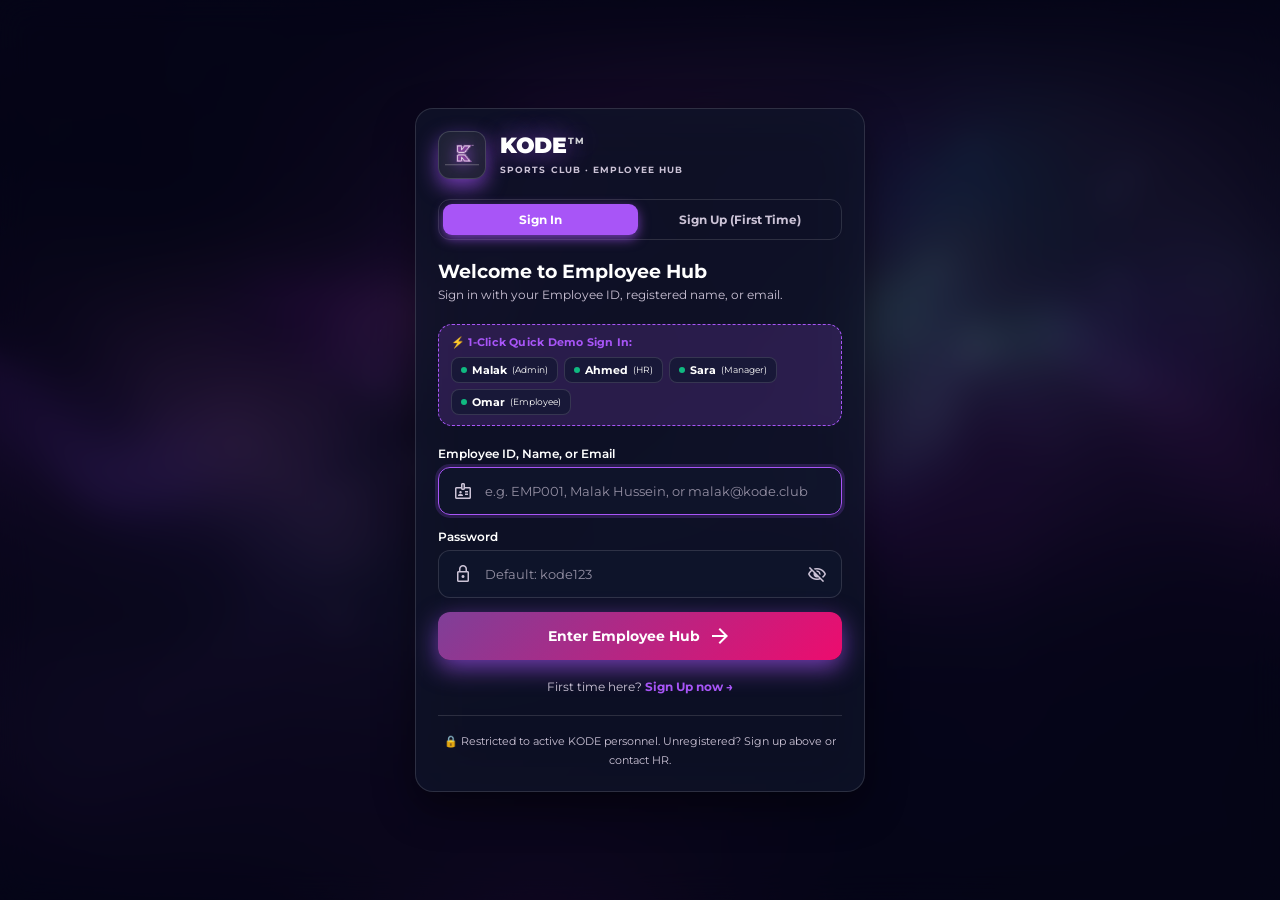
<file: index.html>
<!doctype html>
<html lang="en" dir="ltr">
<head>
<meta charset="utf-8">
<meta name="viewport" content="width=device-width,initial-scale=1">
<title>KODE Sports Club — Employee Hub</title>
<link rel="preconnect" href="https://fonts.googleapis.com">
<link rel="preconnect" href="https://fonts.gstatic.com" crossorigin>
<link href="https://fonts.googleapis.com/css2?family=Inter:wght@400;500;600;700;800&family=Cairo:wght@400;500;600;700;800&family=Montserrat:wght@400;600;700;900&display=swap" rel="stylesheet">
<link href="https://fonts.googleapis.com/css2?family=Material+Symbols+Outlined:opsz,wght,FILL,GRAD@24,400,0,0" rel="stylesheet">
<link rel="stylesheet" href="css/styles.css?v=27">
</head>
<body class="dark auth-logged-out">
<div class="app-bg" id="appBg"></div>

<div class="login-screen" id="loginScreen" style="display:none;">
  <div class="login-card glass-panel">
    <div class="login-brand">
      <div class="logo">
        <img src="assets/icons/kode-k-logo.png" alt="KODE Logo" class="k-brand-logo-img">
      </div>
      <div>
        <h2 class="glow-text">KODE<span class="tm-badge">TM</span></h2>
        <small>SPORTS CLUB · EMPLOYEE HUB</small>
      </div>
    </div>

    <!-- Segmented Auth Tab Switcher -->
    <div class="auth-tabs">
      <button type="button" class="auth-tab-btn active" id="tabBtnLogin" onclick="switchAuthTab('login')">Sign In</button>
      <button type="button" class="auth-tab-btn" id="tabBtnSignup" onclick="switchAuthTab('signup')">Sign Up (First Time)</button>
    </div>
    
    <div class="login-header">
      <h3 id="authHeaderTitle">Welcome to Employee Hub</h3>
      <p id="authHeaderSub">Sign in with your Employee ID, registered name, or email.</p>
    </div>

    <!-- Quick 1-Click Demo Accounts -->
    <div class="quick-demo-wrapper" id="quickDemoWrapper">
      <div class="quick-demo-label" id="quickDemoLabel">⚡ 1-Click Quick Demo Sign In:</div>
      <div class="quick-demo-chips">
        <button type="button" class="quick-demo-chip" onclick="quickLogin(1)" title="Sign in as Malak (Admin)">
          <span class="chip-dot"></span><b>Malak</b> <small>(Admin)</small>
        </button>
        <button type="button" class="quick-demo-chip" onclick="quickLogin(2)" title="Sign in as Ahmed (HR)">
          <span class="chip-dot"></span><b>Ahmed</b> <small>(HR)</small>
        </button>
        <button type="button" class="quick-demo-chip" onclick="quickLogin(3)" title="Sign in as Sara (Manager)">
          <span class="chip-dot"></span><b>Sara</b> <small>(Manager)</small>
        </button>
        <button type="button" class="quick-demo-chip" onclick="quickLogin(4)" title="Sign in as Omar (Employee)">
          <span class="chip-dot"></span><b>Omar</b> <small>(Employee)</small>
        </button>
      </div>
    </div>

    <!-- 1. SIGN IN FORM -->
    <form class="login-form" id="loginForm" onsubmit="event.preventDefault(); handleLoginSubmit();">
      <div class="login-field">
        <label for="loginInput" id="loginIdLabel">Employee ID, Name, or Email</label>
        <div class="login-input-wrap">
          <span class="material-symbols-outlined">badge</span>
          <input id="loginInput" type="text" placeholder="e.g. EMP001, Malak Hussein, or malak@kode.club" autocomplete="username">
        </div>
      </div>

      <div class="login-field">
        <label for="loginPassword" id="loginPassLabel">Password</label>
        <div class="login-input-wrap">
          <span class="material-symbols-outlined">lock</span>
          <input id="loginPassword" type="password" placeholder="Default: kode123" autocomplete="current-password">
          <button type="button" class="pass-toggle-btn" onclick="togglePasswordVisibility('loginPassword','passToggleIcon')" title="Show/Hide Password">
            <span class="material-symbols-outlined" id="passToggleIcon">visibility_off</span>
          </button>
        </div>
      </div>

      <div class="login-error" id="loginError" style="display:none;"></div>

      <button type="submit" class="btn login-btn" id="loginBtn">
        <span>Enter Employee Hub</span>
        <span class="material-symbols-outlined">arrow_forward</span>
      </button>

      <div class="auth-switch-prompt" style="text-align:center;margin-top:2px;">
        <span style="font-size:12px;color:var(--text-muted);">First time here? </span>
        <a href="javascript:void(0)" onclick="switchAuthTab('signup')" style="font-size:12px;font-weight:700;color:var(--theme-accent);text-decoration:none;">Sign Up now →</a>
      </div>
    </form>

    <!-- 2. SIGN UP FORM (FIRST TIME REGISTRATION) -->
    <form class="login-form" id="signupForm" style="display:none;" onsubmit="event.preventDefault(); handleSignupSubmit();">
      <div class="login-field">
        <label for="signupName" id="signupNameLabel">Full Name</label>
        <div class="login-input-wrap">
          <span class="material-symbols-outlined">person</span>
          <input id="signupName" type="text" placeholder="e.g. Mohamed Ali" autocomplete="name" required>
        </div>
      </div>

      <div class="login-field">
        <label for="signupEmail" id="signupEmailLabel">Work Email</label>
        <div class="login-input-wrap">
          <span class="material-symbols-outlined">mail</span>
          <input id="signupEmail" type="email" placeholder="e.g. mohamed@kode.club" autocomplete="email" required>
        </div>
      </div>

      <div class="login-field-row" style="display:flex;gap:10px;">
        <div class="login-field" style="flex:1;">
          <label for="signupDept" id="signupDeptLabel">Department</label>
          <div class="login-input-wrap">
            <select id="signupDept" style="width:100%;border:none;background:transparent;color:var(--text-heading);outline:none;font-family:inherit;font-size:13px;">
              <option value="Marketing">Marketing</option>
              <option value="HR">HR</option>
              <option value="Tech">Tech</option>
              <option value="Safety">Safety</option>
              <option value="Food Safety">Food Safety</option>
              <option value="PR">PR</option>
              <option value="Community">Community</option>
              <option value="Swimming">Swimming</option>
              <option value="Fitness">Fitness</option>
            </select>
          </div>
        </div>

        <div class="login-field" style="flex:1;">
          <label for="signupRole" id="signupRoleLabel">Role</label>
          <div class="login-input-wrap">
            <select id="signupRole" style="width:100%;border:none;background:transparent;color:var(--text-heading);outline:none;font-family:inherit;font-size:13px;">
              <option value="Employee">Employee</option>
              <option value="Manager">Manager</option>
              <option value="Head Coach">Head Coach</option>
              <option value="Fitness Trainer">Fitness Trainer</option>
              <option value="Supervisor">Supervisor</option>
            </select>
          </div>
        </div>
      </div>

      <div class="login-field">
        <label for="signupPassword" id="signupPassLabel">Password</label>
        <div class="login-input-wrap">
          <span class="material-symbols-outlined">lock</span>
          <input id="signupPassword" type="password" placeholder="Default: kode123 (or choose your own)" autocomplete="new-password">
          <button type="button" class="pass-toggle-btn" onclick="togglePasswordVisibility('signupPassword','signupPassToggleIcon')" title="Show/Hide Password">
            <span class="material-symbols-outlined" id="signupPassToggleIcon">visibility_off</span>
          </button>
        </div>
      </div>

      <div class="login-error" id="signupError" style="display:none;"></div>

      <button type="submit" class="btn login-btn" id="signupBtn">
        <span>Create Account & Enter Hub</span>
        <span class="material-symbols-outlined">arrow_forward</span>
      </button>

      <div class="auth-switch-prompt" style="text-align:center;margin-top:2px;">
        <span style="font-size:12px;color:var(--text-muted);">Already have an account? </span>
        <a href="javascript:void(0)" onclick="switchAuthTab('login')" style="font-size:12px;font-weight:700;color:var(--theme-accent);text-decoration:none;">Sign In here →</a>
      </div>
    </form>

    <div class="login-footer">
      <small>🔒 Restricted to active KODE personnel. Unregistered? Sign up above or contact HR.</small>
    </div>
  </div>
</div>

<div class="app" id="mainApp" style="display:none;">
  <aside class="sidebar" id="sidebarNav">
    <div class="brand">
      <div class="brand-logo-icon">
        <img src="assets/icons/kode-k-logo.png" alt="KODE Logo" class="k-brand-logo-img">
      </div>
      <div class="brand-title">
        <span class="brand-main">KODE<span class="tm-badge">TM</span></span>
        <span class="brand-sub">SPORTS CLUB</span>
      </div>
    </div>
    <nav>
      <button class="nav active" data-page="home"><span class="material-symbols-outlined">dashboard</span><span class="nav-label-text">Dashboard</span></button>
      <button class="nav" data-page="news"><span class="material-symbols-outlined">newspaper</span><span class="nav-label-text">News</span></button>
      <button class="nav" data-page="department"><span class="material-symbols-outlined">corporate_fare</span><span class="nav-label-text">My Department</span><em class="nav-badge">3</em></button>
      <button class="nav" data-page="events"><span class="material-symbols-outlined">calendar_month</span><span class="nav-label-text">Events</span></button>
      <button class="nav" data-page="resources"><span class="material-symbols-outlined">folder_open</span><span class="nav-label-text">Resources & Guidelines</span></button>
      <button class="nav" data-page="contacts"><span class="material-symbols-outlined">contacts</span><span class="nav-label-text">Contacts</span></button>
      <button class="nav" data-page="faqs"><span class="material-symbols-outlined">quiz</span><span class="nav-label-text">FAQs</span></button>
      <button class="nav" data-page="admin" id="navAdmin"><span class="material-symbols-outlined">admin_panel_settings</span><span class="nav-label-text">Admin Panel</span></button>
      <button class="nav" data-page="recognition"><span class="material-symbols-outlined">emoji_events</span><span class="nav-label-text">Recognition</span></button>
      <button class="nav" data-page="feedback"><span class="material-symbols-outlined">rate_review</span><span class="nav-label-text">Feedback</span></button>
    </nav>
    <div class="side-footer">
      <div class="sidebar-user-bottom" onclick="go('settings')" style="cursor:pointer;" title="Click to open Settings & Profile">
        <div class="avatar" id="sidebarAvatar">MH</div>
        <div class="user-info">
          <p id="sidebarName">Malak Hussein</p>
          <small id="sidebarJobTitle">Employee</small>
        </div>
      </div>
      <button class="nav" data-page="settings" id="settings"><span class="material-symbols-outlined">settings</span><span class="nav-label-text">Settings</span></button>
      <button class="nav" id="logout"><span class="material-symbols-outlined">logout</span><span class="nav-label-text">Log out</span></button>
    </div>
  </aside>

  <main class="main" id="mainContainer">
    <header class="topbar blended-topbar">
      <button class="mobile-menu" id="mobileMenu" style="display:none;"><span class="material-symbols-outlined">menu</span></button>
      
      <!-- Native iOS-style Collapsible Search Bar (Hidden when scrolling down, reveals when at top or pulling down) -->
      <div class="ios-search-wrapper" id="iosSearchWrapper">
        <div class="ios-search-bar" id="iosSearchBar">
          <span class="material-symbols-outlined ios-search-icon">search</span>
          <input type="text" id="search" placeholder="What are you looking for? (Ctrl K)" autocomplete="off">
          <button type="button" class="ios-search-clear" id="searchClearBtn" style="display:none;" onclick="document.getElementById('search').value='';this.style.display='none';document.getElementById('search').focus();">×</button>
          <kbd class="ios-search-kbd">Ctrl K</kbd>
        </div>
      </div>

      <div class="top-right">
        <!-- Quick Search Toggle Icon Button -->
        <button class="top-btn" id="iosSearchRevealBtn" title="Search KODE (Ctrl+K)" onclick="toggleIosSearch()">
          <span class="material-symbols-outlined">search</span>
        </button>

        <!-- Notifications Bell -->
        <button class="top-btn bell" id="notifications" title="Notifications">
          <span class="material-symbols-outlined">notifications</span>
          <b id="notifBadgeCount">3</b>
        </button>
        
        <!-- User Profile -->
        <div class="top-user" id="topUserBtn" onclick="go('settings')" title="View Settings & Profile" style="cursor:pointer;">
          <div class="avatar sm" id="userAvatar">MH</div>
          <span id="userName">Malak Hussein</span>
        </div>
      </div>
    </header>
    <div id="content"></div>
  </main>
</div>

<div class="drawer" id="drawer"><div class="drawer-panel"><div class="drawer-head"><b>Notifications</b><button id="closeDrawer">×</button></div><div id="notificationList"></div></div></div>
<div class="modal" id="modal"><div class="modal-box"><button class="close-modal" id="closeModal">×</button><div id="modalBody"></div></div></div>

<div class="toast" id="toast"></div>
<script src="js/apiService.js?v=26"></script>
<script src="js/app.js?v=26"></script>
</body>
</html>
</file>
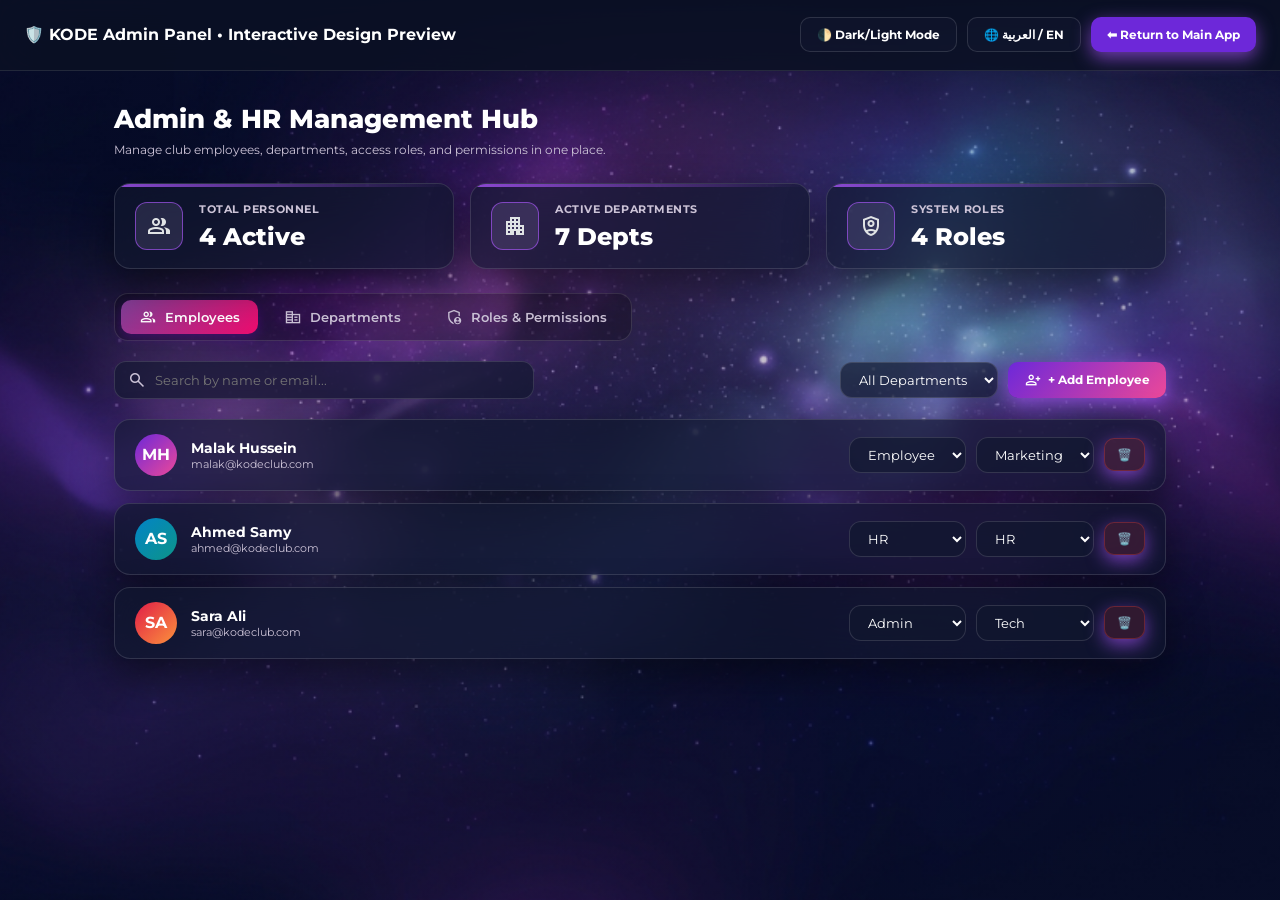
<file: preview_admin.html>
<!DOCTYPE html>
<html lang="en">
<head>
<meta charset="UTF-8">
<meta name="viewport" content="width=device-width, initial-scale=1.0">
<title>Admin Panel Design Preview - KODE Sports Club</title>
<link rel="preconnect" href="https://fonts.googleapis.com">
<link rel="preconnect" href="https://fonts.gstatic.com" crossorigin>
<link href="https://fonts.googleapis.com/css2?family=Inter:wght@400;500;600;700;800&family=Cairo:wght@400;500;600;700;800&family=Montserrat:wght@400;600;700;900&display=swap" rel="stylesheet">
<link href="https://fonts.googleapis.com/css2?family=Material+Symbols+Outlined:opsz,wght,FILL,GRAD@24,400,0,0" rel="stylesheet">
<link rel="stylesheet" href="css/styles.css?v=17">
<style>
.admin-kpi-grid { display: grid; grid-template-columns: repeat(auto-fit, minmax(220px, 1fr)); gap: 16px; margin: 24px 0; }
.admin-kpi-card { background: var(--card-bg); backdrop-filter: blur(20px); border: 1px solid var(--card-border); box-shadow: var(--card-shadow); border-radius: 16px; padding: 18px 20px; display: flex; align-items: center; gap: 16px; }
.admin-kpi-icon { width: 48px; height: 48px; border-radius: 12px; background: rgba(211, 187, 255, 0.12); color: var(--primary); display: flex; align-items: center; justify-content: center; font-size: 24px; }
.admin-kpi-info h4 { font-size: 11px; font-weight: 700; text-transform: uppercase; letter-spacing: 0.05em; color: var(--text-muted); margin-bottom: 4px; }
.admin-kpi-info .val { font-size: 24px; font-weight: 800; color: var(--text-heading); }
.admin-tabs { display: flex; gap: 8px; background: rgba(0, 0, 0, 0.25); padding: 6px; border-radius: 14px; border: 1px solid var(--card-border); margin-bottom: 20px; width: fit-content; }
body:not(.dark) .admin-tabs { background: rgba(255, 255, 255, 0.6); }
.admin-tab-btn { background: transparent; border: none; color: var(--text-muted); font-size: 13px; font-weight: 600; padding: 8px 18px; border-radius: 10px; cursor: pointer; display: flex; align-items: center; gap: 8px; transition: all 0.2s ease; }
.admin-tab-btn.active { background: linear-gradient(135deg, var(--theme-banner-start), var(--theme-banner-end)); color: #ffffff; box-shadow: 0 4px 12px rgba(111, 0, 190, 0.35); }
.admin-toolbar { display: flex; gap: 12px; flex-wrap: wrap; align-items: center; margin-bottom: 20px; justify-content: space-between; }
.admin-search-wrap { display: flex; align-items: center; background: var(--card-bg); backdrop-filter: blur(20px); border: 1px solid var(--card-border); border-radius: 12px; padding: 0 12px; flex: 1; min-width: 240px; max-width: 420px; }
.admin-search-wrap input { background: transparent; border: none; color: var(--text-heading); padding: 10px 8px; width: 100%; outline: none; font-size: 13px; }
.admin-filter-select { background: var(--card-bg); border: 1px solid var(--card-border); color: var(--text-heading); padding: 8px 14px; border-radius: 12px; outline: none; font-size: 13px; cursor: pointer; }
.admin-roster-grid { display: flex; flex-direction: column; gap: 12px; }
.admin-user-card { background: var(--card-bg); backdrop-filter: blur(20px); border: 1px solid var(--card-border); border-radius: 16px; padding: 14px 20px; display: flex; align-items: center; justify-content: space-between; gap: 16px; box-shadow: var(--card-shadow); }
.admin-user-info { display: flex; align-items: center; gap: 14px; }
.admin-user-info .u-name { font-weight: 700; color: var(--text-heading); font-size: 14px; }
.admin-user-info .u-email { font-size: 11px; color: var(--text-muted); }
.admin-actions { display: flex; align-items: center; gap: 10px; }
.admin-entity-grid { display: grid; grid-template-columns: repeat(auto-fit, minmax(260px, 1fr)); gap: 16px; margin-top: 16px; }
.admin-entity-card { background: var(--card-bg); backdrop-filter: blur(20px); border: 1px solid var(--card-border); border-radius: 16px; padding: 18px 20px; display: flex; flex-direction: column; gap: 12px; box-shadow: var(--card-shadow); }
.preview-nav-bar { display: flex; justify-content: space-between; align-items: center; padding: 12px 24px; background: rgba(11, 17, 36, 0.85); backdrop-filter: blur(20px); border-bottom: 1px solid rgba(255, 255, 255, 0.1); position: sticky; top: 0; z-index: 100; }
</style>
</head>
<body class="dark auth-logged-in">
<div class="app-bg" id="appBg"></div>

<div class="preview-nav-bar">
  <h2 style="color:#fff;font-size:16px;">🛡️ KODE Admin Panel &bull; Interactive Design Preview</h2>
  <div style="display:flex;gap:10px;">
    <button class="btn light" onclick="toggleDarkMode()">🌓 Dark/Light Mode</button>
    <button class="btn light" onclick="toggleLanguage()">🌐 العربية / EN</button>
    <a href="index.html" class="btn" style="background:#6d28d9;color:#fff;text-decoration:none;">⬅ Return to Main App</a>
  </div>
</div>

<main style="max-width:1100px;margin:32px auto;padding:0 24px;">
  <div class="admin-header">
    <h1 class="page-title" id="adminTitle">Admin & HR Management Hub</h1>
    <p class="sub" id="adminSub">Manage club employees, departments, access roles, and permissions in one place.</p>
  </div>

  <div class="admin-kpi-grid">
    <div class="admin-kpi-card">
      <div class="admin-kpi-icon"><span class="material-symbols-outlined">group</span></div>
      <div class="admin-kpi-info">
        <h4 id="kpiStaffTitle">Total Personnel</h4>
        <div class="val" id="kpiStaffVal">4 Active</div>
      </div>
    </div>
    <div class="admin-kpi-card">
      <div class="admin-kpi-icon"><span class="material-symbols-outlined">apartment</span></div>
      <div class="admin-kpi-info">
        <h4 id="kpiDeptTitle">Active Departments</h4>
        <div class="val" id="kpiDeptVal">7 Depts</div>
      </div>
    </div>
    <div class="admin-kpi-card">
      <div class="admin-kpi-icon"><span class="material-symbols-outlined">shield_person</span></div>
      <div class="admin-kpi-info">
        <h4 id="kpiRoleTitle">System Roles</h4>
        <div class="val" id="kpiRoleVal">4 Roles</div>
      </div>
    </div>
  </div>

  <div class="admin-tabs">
    <button class="admin-tab-btn active" id="tabEmployees" onclick="switchAdminTab('employees')">
      <span class="material-symbols-outlined" style="font-size:18px">people</span>
      <span id="tabEmpLabel">Employees</span>
    </button>
    <button class="admin-tab-btn" id="tabDepartments" onclick="switchAdminTab('departments')">
      <span class="material-symbols-outlined" style="font-size:18px">corporate_fare</span>
      <span id="tabDeptLabel">Departments</span>
    </button>
    <button class="admin-tab-btn" id="tabRoles" onclick="switchAdminTab('roles')">
      <span class="material-symbols-outlined" style="font-size:18px">admin_panel_settings</span>
      <span id="tabRolesLabel">Roles & Permissions</span>
    </button>
  </div>

  <div id="sectionEmployees">
    <div class="admin-toolbar">
      <div class="admin-search-wrap">
        <span class="material-symbols-outlined" style="color:var(--text-muted);font-size:20px">search</span>
        <input type="text" id="empSearchInput" placeholder="Search by name or email..." oninput="filterEmployees()">
      </div>
      <div style="display:flex;gap:10px;">
        <select class="admin-filter-select" id="empDeptFilter" onchange="filterEmployees()">
          <option value="ALL">All Departments</option>
          <option value="Marketing">Marketing</option>
          <option value="HR">HR</option>
          <option value="Tech">Tech</option>
        </select>
        <button class="btn" onclick="alert('Add Employee Modal with bilingual inputs!')" style="background:linear-gradient(135deg, #6d28d9, #ec4899);color:#fff;border:none;">
          <span class="material-symbols-outlined" style="font-size:18px">person_add</span>
          <span id="addEmpBtnText">+ Add Employee</span>
        </button>
      </div>
    </div>

    <div class="admin-roster-grid">
      <div class="admin-user-card" data-name="malak hussein" data-email="malak@kodeclub.com" data-dept="Marketing">
        <div class="admin-user-info">
          <div class="avatar" style="background:linear-gradient(135deg,#6d28d9,#ec4899);color:#fff;font-weight:bold;width:42px;height:42px;border-radius:50%;display:flex;align-items:center;justify-content:center;">MH</div>
          <div>
            <div class="u-name">Malak Hussein</div>
            <div class="u-email">malak@kodeclub.com</div>
          </div>
        </div>
        <div class="admin-actions">
          <select class="admin-filter-select"><option selected>Employee</option><option>Manager</option><option>HR</option><option>Admin</option></select>
          <select class="admin-filter-select"><option selected>Marketing</option><option>HR</option><option>Tech</option></select>
          <button class="btn" style="background:rgba(239, 68, 68, 0.15);color:#ef4444;border:1px solid rgba(239,68,68,0.3);padding:8px 12px;border-radius:10px;">🗑️</button>
        </div>
      </div>

      <div class="admin-user-card" data-name="ahmed samy" data-email="ahmed@kodeclub.com" data-dept="HR">
        <div class="admin-user-info">
          <div class="avatar" style="background:linear-gradient(135deg,#0284c7,#0d9488);color:#fff;font-weight:bold;width:42px;height:42px;border-radius:50%;display:flex;align-items:center;justify-content:center;">AS</div>
          <div>
            <div class="u-name">Ahmed Samy</div>
            <div class="u-email">ahmed@kodeclub.com</div>
          </div>
        </div>
        <div class="admin-actions">
          <select class="admin-filter-select"><option>Employee</option><option>Manager</option><option selected>HR</option><option>Admin</option></select>
          <select class="admin-filter-select"><option>Marketing</option><option selected>HR</option><option>Tech</option></select>
          <button class="btn" style="background:rgba(239, 68, 68, 0.15);color:#ef4444;border:1px solid rgba(239,68,68,0.3);padding:8px 12px;border-radius:10px;">🗑️</button>
        </div>
      </div>

      <div class="admin-user-card" data-name="sara ali" data-email="sara@kodeclub.com" data-dept="Tech">
        <div class="admin-user-info">
          <div class="avatar" style="background:linear-gradient(135deg,#e11d48,#fb923c);color:#fff;font-weight:bold;width:42px;height:42px;border-radius:50%;display:flex;align-items:center;justify-content:center;">SA</div>
          <div>
            <div class="u-name">Sara Ali</div>
            <div class="u-email">sara@kodeclub.com</div>
          </div>
        </div>
        <div class="admin-actions">
          <select class="admin-filter-select"><option>Employee</option><option>Manager</option><option>HR</option><option selected>Admin</option></select>
          <select class="admin-filter-select"><option>Marketing</option><option>HR</option><option selected>Tech</option></select>
          <button class="btn" style="background:rgba(239, 68, 68, 0.15);color:#ef4444;border:1px solid rgba(239,68,68,0.3);padding:8px 12px;border-radius:10px;">🗑️</button>
        </div>
      </div>
    </div>
  </div>

  <div id="sectionDepartments" style="display:none;">
    <div class="card" style="padding:20px;margin-bottom:20px;">
      <h3 style="margin-bottom:12px;">+ Add New Department</h3>
      <div style="display:flex;gap:10px;flex-wrap:wrap;">
        <input type="text" placeholder="e.g. Aquatics & Swimming" style="flex:1;min-width:220px;padding:10px 14px;border-radius:12px;background:var(--card-bg);border:1px solid var(--card-border);color:var(--text-heading);">
        <button class="btn" style="background:var(--primary);color:#0B1124;font-weight:bold;">Create Department</button>
      </div>
    </div>
    <div class="admin-entity-grid">
      <div class="admin-entity-card"><div style="display:flex;justify-content:space-between;align-items:center;"><span style="font-size:15px;font-weight:700;">Marketing (التسويق)</span><span class="pill primary">Active</span></div><span style="font-size:12px;color:var(--text-muted);">👥 2 Assigned Employees</span></div>
      <div class="admin-entity-card"><div style="display:flex;justify-content:space-between;align-items:center;"><span style="font-size:15px;font-weight:700;">HR (الموارد البشرية)</span><span class="pill primary">Active</span></div><span style="font-size:12px;color:var(--text-muted);">👥 1 Assigned Employee</span></div>
      <div class="admin-entity-card"><div style="display:flex;justify-content:space-between;align-items:center;"><span style="font-size:15px;font-weight:700;">Tech (تكنولوجيا المعلومات)</span><span class="pill primary">Active</span></div><span style="font-size:12px;color:var(--text-muted);">👥 1 Assigned Employee</span></div>
    </div>
  </div>

  <div id="sectionRoles" style="display:none;">
    <div class="card" style="padding:20px;margin-bottom:20px;">
      <h3 style="margin-bottom:12px;">+ Add New Access Role</h3>
      <div style="display:flex;gap:10px;flex-wrap:wrap;">
        <input type="text" placeholder="e.g. Head Coach, Shift Supervisor" style="flex:1;min-width:220px;padding:10px 14px;border-radius:12px;background:var(--card-bg);border:1px solid var(--card-border);color:var(--text-heading);">
        <button class="btn" style="background:var(--primary);color:#0B1124;font-weight:bold;">Create Role</button>
      </div>
    </div>
    <div class="admin-entity-grid">
      <div class="admin-entity-card"><div style="display:flex;justify-content:space-between;align-items:center;"><span style="font-size:15px;font-weight:700;">Admin (مسؤول نظام)</span><span class="pill primary">Full Access</span></div><span style="font-size:12px;color:var(--text-muted);">👥 1 Assigned User</span></div>
      <div class="admin-entity-card"><div style="display:flex;justify-content:space-between;align-items:center;"><span style="font-size:15px;font-weight:700;">HR (مسؤول موارد بشرية)</span><span class="pill primary">HR Panel</span></div><span style="font-size:12px;color:var(--text-muted);">👥 1 Assigned User</span></div>
      <div class="admin-entity-card"><div style="display:flex;justify-content:space-between;align-items:center;"><span style="font-size:15px;font-weight:700;">Manager (مدير إدارة)</span><span class="pill primary">Team Portal</span></div><span style="font-size:12px;color:var(--text-muted);">👥 1 Assigned User</span></div>
      <div class="admin-entity-card"><div style="display:flex;justify-content:space-between;align-items:center;"><span style="font-size:15px;font-weight:700;">Employee (موظف)</span><span class="pill">Standard</span></div><span style="font-size:12px;color:var(--text-muted);">👥 1 Assigned User</span></div>
    </div>
  </div>
</main>

<script>
let isArabic = false;
function switchAdminTab(tab) {
  document.querySelectorAll('.admin-tab-btn').forEach(b => b.classList.remove('active'));
  document.getElementById('tab' + tab.charAt(0).toUpperCase() + tab.slice(1)).classList.add('active');
  document.getElementById('sectionEmployees').style.display = tab === 'employees' ? 'block' : 'none';
  document.getElementById('sectionDepartments').style.display = tab === 'departments' ? 'block' : 'none';
  document.getElementById('sectionRoles').style.display = tab === 'roles' ? 'block' : 'none';
}
function filterEmployees() {
  const query = document.getElementById('empSearchInput').value.toLowerCase();
  const dept = document.getElementById('empDeptFilter').value;
  document.querySelectorAll('.admin-user-card').forEach(card => {
    const name = card.dataset.name.toLowerCase();
    const email = card.dataset.email.toLowerCase();
    const cardDept = card.dataset.dept;
    const matchQuery = name.includes(query) || email.includes(query);
    const matchDept = dept === 'ALL' || cardDept === dept;
    card.style.display = (matchQuery && matchDept) ? 'flex' : 'none';
  });
}
function toggleDarkMode() { document.body.classList.toggle('dark'); }
function toggleLanguage() {
  isArabic = !isArabic;
  document.body.classList.toggle('rtl', isArabic);
  document.documentElement.dir = isArabic ? 'rtl' : 'ltr';
  document.documentElement.lang = isArabic ? 'ar' : 'en';
  if (isArabic) {
    document.getElementById('adminTitle').innerText = 'مركز إدارة النادي والموارد البشرية';
    document.getElementById('adminSub').innerText = 'إدارة موظفي النادي، الأقسام والإدارات، والأدوار والصلاحيات في مكان واحد.';
    document.getElementById('kpiStaffTitle').innerText = 'إجمالي الكادر';
    document.getElementById('kpiStaffVal').innerText = '4 نشط';
    document.getElementById('kpiDeptTitle').innerText = 'الإدارات النشطة';
    document.getElementById('kpiDeptVal').innerText = '7 أقسام';
    document.getElementById('kpiRoleTitle').innerText = 'الأدوار والصلاحيات';
    document.getElementById('kpiRoleVal').innerText = '4 أدوار';
    document.getElementById('tabEmpLabel').innerText = 'الموظفون';
    document.getElementById('tabDeptLabel').innerText = 'الأقسام والإدارات';
    document.getElementById('tabRolesLabel').innerText = 'الأدوار والصلاحيات';
    document.getElementById('empSearchInput').placeholder = 'بحث بالاسم أو البريد الإلكتروني...';
    document.getElementById('addEmpBtnText').innerText = '+ إضافة موظف جديد';
  } else {
    document.getElementById('adminTitle').innerText = 'Admin & HR Management Hub';
    document.getElementById('adminSub').innerText = 'Manage club employees, departments, access roles, and permissions in one place.';
    document.getElementById('kpiStaffTitle').innerText = 'Total Personnel';
    document.getElementById('kpiStaffVal').innerText = '4 Active';
    document.getElementById('kpiDeptTitle').innerText = 'Active Departments';
    document.getElementById('kpiDeptVal').innerText = '7 Depts';
    document.getElementById('kpiRoleTitle').innerText = 'System Roles';
    document.getElementById('kpiRoleVal').innerText = '4 Roles';
    document.getElementById('tabEmpLabel').innerText = 'Employees';
    document.getElementById('tabDeptLabel').innerText = 'Departments';
    document.getElementById('tabRolesLabel').innerText = 'Roles & Permissions';
    document.getElementById('empSearchInput').placeholder = 'Search by name or email...';
    document.getElementById('addEmpBtnText').innerText = '+ Add Employee';
  }
}
</script>
</body>
</html>
</file>
<file: css/styles.css>
/* =========================================================
   KODE SPORTS CLUB — EMPLOYEE HUB
   Unified Glassmorphism Design System & 12-State Theme Engine
   ========================================================= */

/* =========================================================
   1. DESIGN TOKENS & CSS CUSTOM PROPERTIES (12 STATES)
   ========================================================= */
:root {
    /* Base Color Tokens — KODE Brand Violet (#7f3f98) & Magenta (#ed0c6e) */
    --theme-accent: #7f3f98;
    --theme-accent-light: rgba(127, 63, 152, 0.12);
    --theme-accent-glow: rgba(127, 63, 152, 0.35);
    --theme-banner-start: #7f3f98;
    --theme-banner-end: #ed0c6e;

    /* Light Mode Default Surface & Glass */
    --card-bg: rgba(255, 255, 255, 0.78);
    --card-border: rgba(255, 255, 255, 0.90);
    --card-shadow: 0 12px 36px rgba(100, 70, 150, 0.09);
    --text-heading: #0f172a;
    --text-body: #334155;
    --text-muted: #64748b;
    --topbar-bg: rgba(255, 255, 255, 0.72);
    --topbar-border: rgba(255, 255, 255, 0.85);
    --sidebar-bg: #100a1c;
    --sidebar-brand: #c4b5fd;
    --sidebar-text: #94a3b8;
    --sidebar-active-bg: rgba(167, 139, 250, 0.16);
    --sidebar-active-text: #ffffff;
    --app-bg-overlay: linear-gradient(rgba(245, 243, 255, 0.45), rgba(237, 233, 254, 0.55));
}

/* Base Dark Mode */
body.dark {
    --theme-accent: #a855f7;
    --theme-accent-light: rgba(168, 85, 247, 0.18);
    --theme-accent-glow: rgba(168, 85, 247, 0.65);
    --theme-banner-start: #7f3f98;
    --theme-banner-end: #ed0c6e;
    --card-bg: rgba(17, 24, 46, 0.65);
    --card-border: rgba(255, 255, 255, 0.13);
    --card-shadow: 0 16px 40px rgba(0, 0, 0, 0.45);
    --text-heading: #ffffff;
    --text-body: #e0e3e5;
    --text-muted: #ccc3d7;
    --topbar-bg: rgba(11, 17, 36, 0.35);
    --topbar-border: rgba(255, 255, 255, 0.12);
    --sidebar-bg: #0b0614;
    --sidebar-brand: #c4b5fd;
    --sidebar-text: #94a3b8;
    --sidebar-active-bg: rgba(167, 139, 250, 0.16);
    --sidebar-active-text: #ffffff;
    --app-bg-overlay: linear-gradient(rgba(11, 17, 36, 0.20), rgba(11, 17, 36, 0.30));
}

/* --- 1. KODE MAGENTA PALETTE (#ed0c6e / RGB 237,12,110) --- */
body[data-theme="magenta"], body[data-theme="rose"] {
    --theme-accent: #ed0c6e;
    --theme-accent-light: rgba(237, 12, 110, 0.12);
    --theme-accent-glow: rgba(237, 12, 110, 0.38);
    --theme-banner-start: #ed0c6e;
    --theme-banner-end: #244ea2;
    --sidebar-bg: #1e0514;
    --sidebar-brand: #f472b6;
    --sidebar-active-bg: rgba(237, 12, 110, 0.18);
    --sidebar-active-text: #ffffff;
    --app-bg-overlay: linear-gradient(rgba(253, 242, 248, 0.45), rgba(252, 231, 243, 0.55));
}
body.dark[data-theme="magenta"], body.dark[data-theme="rose"] {
    --theme-accent: #f43f5e;
    --theme-accent-light: rgba(244, 63, 94, 0.20);
    --theme-accent-glow: rgba(237, 12, 110, 0.70);
    --theme-banner-start: #ed0c6e;
    --theme-banner-end: #244ea2;
    --sidebar-bg: #14030d;
    --sidebar-brand: #fda4af;
    --sidebar-active-bg: rgba(237, 12, 110, 0.20);
    --sidebar-active-text: #ffffff;
    --app-bg-overlay: linear-gradient(rgba(20, 3, 13, 0.35), rgba(35, 6, 24, 0.45));
}

/* --- 2. KODE ROYAL BLUE PALETTE (#244ea2 / RGB 0,114,188) --- */
body[data-theme="royal"], body[data-theme="ocean"] {
    --theme-accent: #244ea2;
    --theme-accent-light: rgba(36, 78, 162, 0.12);
    --theme-accent-glow: rgba(36, 78, 162, 0.35);
    --theme-banner-start: #244ea2;
    --theme-banner-end: #fec20e;
    --sidebar-bg: #07152e;
    --sidebar-brand: #60a5fa;
    --sidebar-active-bg: rgba(36, 78, 162, 0.18);
    --sidebar-active-text: #ffffff;
    --app-bg-overlay: linear-gradient(rgba(240, 249, 255, 0.45), rgba(224, 242, 254, 0.55));
}
body.dark[data-theme="royal"], body.dark[data-theme="ocean"] {
    --theme-accent: #38bdf8;
    --theme-accent-light: rgba(56, 189, 248, 0.18);
    --theme-accent-glow: rgba(36, 78, 162, 0.75);
    --theme-banner-start: #244ea2;
    --theme-banner-end: #fec20e;
    --sidebar-bg: #050d1e;
    --sidebar-brand: #93c5fd;
    --sidebar-active-bg: rgba(56, 189, 248, 0.16);
    --sidebar-active-text: #ffffff;
    --app-bg-overlay: linear-gradient(rgba(5, 13, 30, 0.35), rgba(7, 21, 46, 0.45));
}

/* --- 3. KODE VIBRANT GOLD PALETTE (#fec20e / RGB 254,194,15) --- */
body[data-theme="gold"] {
    --theme-accent: #d97706;
    --theme-accent-light: rgba(254, 194, 14, 0.16);
    --theme-accent-glow: rgba(254, 194, 14, 0.45);
    --theme-banner-start: #f59e0b;
    --theme-banner-end: #fec20e;
    --sidebar-bg: #1f1402;
    --sidebar-brand: #fde047;
    --sidebar-active-bg: rgba(254, 194, 14, 0.20);
    --sidebar-active-text: #ffffff;
    --app-bg-overlay: linear-gradient(rgba(254, 252, 232, 0.45), rgba(254, 240, 138, 0.55));
}
body.dark[data-theme="gold"] {
    --theme-accent: #fec20e;
    --theme-accent-light: rgba(254, 194, 14, 0.20);
    --theme-accent-glow: rgba(254, 194, 14, 0.75);
    --theme-banner-start: #b45309;
    --theme-banner-end: #fec20e;
    --sidebar-bg: #140d02;
    --sidebar-brand: #fef08a;
    --sidebar-active-bg: rgba(254, 194, 14, 0.20);
    --sidebar-active-text: #ffffff;
    --app-bg-overlay: linear-gradient(rgba(20, 13, 2, 0.35), rgba(31, 20, 2, 0.45));
}

/* --- 4. KODE ENERGY FLAME ORANGE (#f26522 / RGB 242,101,34) --- */
body[data-theme="orange"], body[data-theme="sunset"] {
    --theme-accent: #ea580c;
    --theme-accent-light: rgba(242, 101, 34, 0.12);
    --theme-accent-glow: rgba(242, 101, 34, 0.38);
    --theme-banner-start: #f26522;
    --theme-banner-end: #bfd730;
    --sidebar-bg: #220f06;
    --sidebar-brand: #fb923c;
    --sidebar-active-bg: rgba(242, 101, 34, 0.18);
    --sidebar-active-text: #ffffff;
    --app-bg-overlay: linear-gradient(rgba(255, 247, 237, 0.45), rgba(254, 215, 170, 0.55));
}
body.dark[data-theme="orange"], body.dark[data-theme="sunset"] {
    --theme-accent: #fb923c;
    --theme-accent-light: rgba(251, 146, 60, 0.18);
    --theme-accent-glow: rgba(242, 101, 34, 0.70);
    --theme-banner-start: #f26522;
    --theme-banner-end: #bfd730;
    --sidebar-bg: #170903;
    --sidebar-brand: #fdba74;
    --sidebar-active-bg: rgba(242, 101, 34, 0.20);
    --sidebar-active-text: #ffffff;
    --app-bg-overlay: linear-gradient(rgba(23, 9, 3, 0.35), rgba(34, 15, 6, 0.45));
}

/* --- 5. KODE CITRON LIME GREEN (#bfd730 / RGB 191,215,48) --- */
body[data-theme="lime"], body[data-theme="emerald"] {
    --theme-accent: #65a30d;
    --theme-accent-light: rgba(191, 215, 48, 0.16);
    --theme-accent-glow: rgba(191, 215, 48, 0.40);
    --theme-banner-start: #65a30d;
    --theme-banner-end: #bfd730;
    --sidebar-bg: #111a04;
    --sidebar-brand: #bef264;
    --sidebar-active-bg: rgba(191, 215, 48, 0.20);
    --sidebar-active-text: #ffffff;
    --app-bg-overlay: linear-gradient(rgba(247, 254, 231, 0.45), rgba(217, 249, 157, 0.55));
}
body.dark[data-theme="lime"], body.dark[data-theme="emerald"] {
    --theme-accent: #bef264;
    --theme-accent-light: rgba(191, 215, 48, 0.20);
    --theme-accent-glow: rgba(191, 215, 48, 0.70);
    --theme-banner-start: #3f6212;
    --theme-banner-end: #bfd730;
    --sidebar-bg: #0b1102;
    --sidebar-brand: #d9f99d;
    --sidebar-active-bg: rgba(191, 215, 48, 0.20);
    --sidebar-active-text: #ffffff;
    --app-bg-overlay: linear-gradient(rgba(11, 17, 2, 0.35), rgba(17, 26, 4, 0.45));
}

/* --- 6. KODE CYBER COMBO (Magenta #ed0c6e & Royal Blue #244ea2) --- */
body[data-theme="cyber"], body[data-theme="indigo"] {
    --theme-accent: #ed0c6e;
    --theme-accent-light: rgba(237, 12, 110, 0.14);
    --theme-accent-glow: rgba(36, 78, 162, 0.55);
    --theme-banner-start: #ed0c6e;
    --theme-banner-end: #244ea2;
    --sidebar-bg: #0d0822;
    --sidebar-brand: #f472b6;
    --sidebar-active-bg: linear-gradient(90deg, rgba(237, 12, 110, 0.25), rgba(36, 78, 162, 0.25));
    --sidebar-active-text: #ffffff;
    --app-bg-overlay: linear-gradient(rgba(240, 240, 255, 0.45), rgba(254, 230, 245, 0.55));
}
body.dark[data-theme="cyber"], body.dark[data-theme="indigo"] {
    --theme-accent: #f43f5e;
    --theme-accent-light: rgba(244, 63, 94, 0.20);
    --theme-accent-glow: rgba(36, 78, 162, 0.85);
    --theme-banner-start: #ed0c6e;
    --theme-banner-end: #244ea2;
    --sidebar-bg: #090518;
    --sidebar-brand: #60a5fa;
    --sidebar-active-bg: linear-gradient(90deg, rgba(237, 12, 110, 0.25), rgba(36, 78, 162, 0.25));
    --sidebar-active-text: #ffffff;
    --app-bg-overlay: linear-gradient(rgba(9, 5, 24, 0.35), rgba(13, 8, 34, 0.45));
}

/* --- 7. KODE ELECTRIC COMBO (Citron Lime #bfd730 & Violet #7f3f98) --- */
body[data-theme="electric"] {
    --theme-accent: #7f3f98;
    --theme-accent-light: rgba(191, 215, 48, 0.18);
    --theme-accent-glow: rgba(127, 63, 152, 0.45);
    --theme-banner-start: #7f3f98;
    --theme-banner-end: #bfd730;
    --sidebar-bg: #140922;
    --sidebar-brand: #bef264;
    --sidebar-active-bg: linear-gradient(90deg, rgba(127, 63, 152, 0.25), rgba(191, 215, 48, 0.25));
    --sidebar-active-text: #ffffff;
    --app-bg-overlay: linear-gradient(rgba(250, 245, 255, 0.45), rgba(247, 254, 231, 0.55));
}
body.dark[data-theme="electric"] {
    --theme-accent: #bef264;
    --theme-accent-light: rgba(191, 215, 48, 0.22);
    --theme-accent-glow: rgba(127, 63, 152, 0.85);
    --theme-banner-start: #7f3f98;
    --theme-banner-end: #bfd730;
    --sidebar-bg: #0e0517;
    --sidebar-brand: #d8b4fe;
    --sidebar-active-bg: linear-gradient(90deg, rgba(127, 63, 152, 0.25), rgba(191, 215, 48, 0.25));
    --sidebar-active-text: #ffffff;
    --app-bg-overlay: linear-gradient(rgba(14, 5, 23, 0.35), rgba(20, 9, 34, 0.45));
}

/* =========================================================
   2. BASE RESET & UNIVERSAL 3D SPACE NEBULA BACKGROUND
   ========================================================= */
* {
    box-sizing: border-box;
}

html, body {
    margin: 0;
    padding: 0;
    min-height: 100vh;
    overflow-x: hidden;
    overflow-y: auto;
    font-family: 'Montserrat', 'Inter', Arial, sans-serif;
    color: var(--text-body);
    transition: background 0.25s ease, color 0.25s ease;
}

button, input, textarea, select {
    font: inherit;
}
button {
    cursor: pointer;
}

.app-bg {
    position: fixed;
    inset: 0;
    z-index: -2;
    background-image: var(--app-bg-overlay), url('../assets/bg-nebula.png');
    background-size: cover;
    background-position: center center;
    background-repeat: no-repeat;
    background-attachment: fixed;
    transition: background 0.3s ease;
}

/* Background Mode Variant Rules */
body[data-bg-mode="galaxy"] .app-bg {
    background-image: var(--app-bg-overlay), url('../assets/bg-nebula.png') !important;
    background-size: cover !important;
    background-position: center center !important;
    background-repeat: no-repeat !important;
    display: block !important;
}

body[data-bg-mode="crystal"] .app-bg {
    background-image: var(--app-bg-overlay), url('../assets/bg-stitch-crystal.jpg') !important;
    background-size: cover !important;
    background-position: center center !important;
    background-repeat: no-repeat !important;
    display: block !important;
}

/* =========================================================
   CLEAN / MINIMALIST THEME BACKGROUNDS (THEME MATCHED)
   ========================================================= */

/* 1. Default (KODE Violet #7f3f98 & Magenta #ed0c6e) */
body[data-bg-mode="clean"] .app-bg,
body:not([data-theme])[data-bg-mode="clean"] .app-bg,
body[data-theme="default"][data-bg-mode="clean"] .app-bg {
    background-image: none !important;
    background: linear-gradient(135deg, #fbf7ff 0%, #f3e8ff 40%, #ede9fe 100%) !important;
    display: block !important;
}
body.dark[data-bg-mode="clean"] .app-bg,
body.dark:not([data-theme])[data-bg-mode="clean"] .app-bg,
body.dark[data-theme="default"][data-bg-mode="clean"] .app-bg {
    background-image: none !important;
    background: radial-gradient(ellipse at 75% 25%, #3b0764 0%, #1e0538 50%, #090212 100%) !important;
    display: block !important;
}

/* 2. KODE Magenta (#ed0c6e) */
body[data-theme="magenta"][data-bg-mode="clean"] .app-bg,
body[data-theme="rose"][data-bg-mode="clean"] .app-bg {
    background-image: none !important;
    background: linear-gradient(135deg, #fff1f5 0%, #ffe4ec 45%, #fecddc 100%) !important;
    display: block !important;
}
body.dark[data-theme="magenta"][data-bg-mode="clean"] .app-bg,
body.dark[data-theme="rose"][data-bg-mode="clean"] .app-bg {
    background-image: none !important;
    background: radial-gradient(ellipse at 75% 25%, #881337 0%, #4c0519 50%, #150207 100%) !important;
    display: block !important;
}

/* 3. KODE Royal Blue (#244ea2) */
body[data-theme="royal"][data-bg-mode="clean"] .app-bg,
body[data-theme="ocean"][data-bg-mode="clean"] .app-bg {
    background-image: none !important;
    background: linear-gradient(135deg, #eff6ff 0%, #dbeafe 45%, #bfdbfe 100%) !important;
    display: block !important;
}
body.dark[data-theme="royal"][data-bg-mode="clean"] .app-bg,
body.dark[data-theme="ocean"][data-bg-mode="clean"] .app-bg {
    background-image: none !important;
    background: radial-gradient(ellipse at 75% 25%, #1e3a8a 0%, #0f172a 50%, #030712 100%) !important;
    display: block !important;
}

/* 4. KODE Vibrant Gold (#fec20e) */
body[data-theme="gold"][data-bg-mode="clean"] .app-bg {
    background-image: none !important;
    background: linear-gradient(135deg, #fffbeb 0%, #fef3c7 45%, #fde68a 100%) !important;
    display: block !important;
}
body.dark[data-theme="gold"][data-bg-mode="clean"] .app-bg {
    background-image: none !important;
    background: radial-gradient(ellipse at 75% 25%, #78350f 0%, #451a03 50%, #1a0801 100%) !important;
    display: block !important;
}

/* 5. KODE Flame Orange (#f26522) */
body[data-theme="orange"][data-bg-mode="clean"] .app-bg,
body[data-theme="sunset"][data-bg-mode="clean"] .app-bg {
    background-image: none !important;
    background: linear-gradient(135deg, #fff7ed 0%, #ffedd5 45%, #fed7aa 100%) !important;
    display: block !important;
}
body.dark[data-theme="orange"][data-bg-mode="clean"] .app-bg,
body.dark[data-theme="sunset"][data-bg-mode="clean"] .app-bg {
    background-image: none !important;
    background: radial-gradient(ellipse at 75% 25%, #7c2d12 0%, #431407 50%, #180501 100%) !important;
    display: block !important;
}

/* 6. KODE Citron Lime (#bfd730) */
body[data-theme="lime"][data-bg-mode="clean"] .app-bg,
body[data-theme="emerald"][data-bg-mode="clean"] .app-bg {
    background-image: none !important;
    background: linear-gradient(135deg, #f7fee7 0%, #ecfccb 45%, #d9f99d 100%) !important;
    display: block !important;
}
body.dark[data-theme="lime"][data-bg-mode="clean"] .app-bg,
body.dark[data-theme="emerald"][data-bg-mode="clean"] .app-bg {
    background-image: none !important;
    background: radial-gradient(ellipse at 75% 25%, #365314 0%, #1a2e05 50%, #091201 100%) !important;
    display: block !important;
}

/* 7. KODE Cyber (Magenta & Royal) */
body[data-theme="cyber"][data-bg-mode="clean"] .app-bg,
body[data-theme="indigo"][data-bg-mode="clean"] .app-bg {
    background-image: none !important;
    background: linear-gradient(135deg, #fdf2f8 0%, #ede9fe 50%, #e0f2fe 100%) !important;
    display: block !important;
}
body.dark[data-theme="cyber"][data-bg-mode="clean"] .app-bg,
body.dark[data-theme="indigo"][data-bg-mode="clean"] .app-bg {
    background-image: none !important;
    background: radial-gradient(ellipse at 80% 20%, #4a044e 0%, #172554 50%, #030712 100%) !important;
    display: block !important;
}

/* 8. KODE Electric (Lime & Violet) */
body[data-theme="electric"][data-bg-mode="clean"] .app-bg {
    background-image: none !important;
    background: linear-gradient(135deg, #faf5ff 0%, #f7fee7 50%, #ede9fe 100%) !important;
    display: block !important;
}
body.dark[data-theme="electric"][data-bg-mode="clean"] .app-bg {
    background-image: none !important;
    background: radial-gradient(ellipse at 80% 20%, #2e1065 0%, #14532d 50%, #020617 100%) !important;
    display: block !important;
}

/* =========================================================
   3. AUTHENTICATION & LOGIN STATE GOVERNANCE
   ========================================================= */
body.auth-logged-out #mainApp {
    display: none !important;
}

body.auth-logged-out #loginScreen {
    display: flex !important;
}

body.auth-logged-in #loginScreen {
    display: none !important;
}

body.auth-logged-in #mainApp {
    display: flex !important;
}

/* Glassmorphism Login Screen */
.login-screen {
    position: fixed;
    inset: 0;
    z-index: 100;
    display: flex;
    align-items: center;
    justify-content: center;
    padding: 24px;
    box-sizing: border-box;
    background: rgba(5, 2, 14, 0.65);
    backdrop-filter: blur(16px);
}

.login-card {
    width: 100%;
    max-width: 450px;
    padding: 36px 32px;
    border-radius: 24px;
    display: flex;
    flex-direction: column;
    gap: 20px;
    background: var(--card-bg) !important;
    backdrop-filter: blur(32px) !important;
    -webkit-backdrop-filter: blur(32px) !important;
    border: 1px solid var(--card-border) !important;
    box-shadow: var(--card-shadow) !important;
    animation: loginFadeIn 0.3s ease-out;
}

@keyframes loginFadeIn {
    from { opacity: 0; transform: scale(0.96) translateY(10px); }
    to { opacity: 1; transform: scale(1) translateY(0); }
}

.login-brand {
    display: flex;
    align-items: center;
    gap: 14px;
}
.login-brand .logo {
    width: 48px;
    height: 48px;
    border-radius: 12px;
    background: rgba(255, 255, 255, 0.08);
    border: 1px solid rgba(255, 255, 255, 0.16);
    display: grid;
    place-items: center;
    padding: 6px;
    box-shadow: 0 8px 20px var(--theme-accent-glow);
    flex-shrink: 0;
}
.login-brand h2 {
    font-size: 22px;
    font-weight: 900;
    margin: 0;
    line-height: 1.1;
    color: var(--text-heading) !important;
    letter-spacing: -0.02em;
}
.login-brand small {
    font-size: 9px;
    font-weight: 700;
    letter-spacing: 0.12em;
    color: var(--text-muted) !important;
}

/* Segmented Auth Tabs */
.auth-tabs {
    display: flex;
    background: var(--card-hover-bg);
    border: 1px solid var(--card-border);
    border-radius: 12px;
    padding: 4px;
    gap: 4px;
}
.auth-tab-btn {
    flex: 1;
    border: none;
    background: transparent;
    color: var(--text-muted);
    font-size: 12px;
    font-weight: 700;
    padding: 8px 10px;
    border-radius: 9px;
    cursor: pointer;
    transition: all 0.2s ease;
}
.auth-tab-btn.active {
    background: var(--theme-accent);
    color: #ffffff;
    box-shadow: 0 4px 12px var(--theme-accent-glow);
}
.auth-tab-btn:hover:not(.active) {
    color: var(--text-heading);
    background: rgba(255, 255, 255, 0.05);
}

/* Quick 1-Click Demo Accounts Wrapper */
.quick-demo-wrapper {
    display: flex;
    flex-direction: column;
    gap: 8px;
    background: var(--theme-accent-light);
    border: 1px dashed var(--theme-accent);
    border-radius: 14px;
    padding: 10px 12px;
}
.quick-demo-label {
    font-size: 11px;
    font-weight: 700;
    color: var(--theme-accent);
    letter-spacing: 0.02em;
}
.quick-demo-chips {
    display: flex;
    flex-wrap: wrap;
    gap: 6px;
}
.quick-demo-chip {
    border: 1px solid var(--card-border);
    background: var(--card-bg);
    color: var(--text-heading);
    border-radius: 8px;
    padding: 5px 9px;
    font-size: 11px;
    display: flex;
    align-items: center;
    gap: 5px;
    cursor: pointer;
    transition: all 0.15s ease;
}
.quick-demo-chip:hover {
    border-color: var(--theme-accent);
    background: var(--theme-accent);
    color: #ffffff;
    transform: translateY(-1px);
}
.quick-demo-chip .chip-dot {
    width: 6px;
    height: 6px;
    border-radius: 50%;
    background: #10b981;
}

.login-header h3 {
    font-size: 19px;
    font-weight: 700;
    margin: 0 0 4px;
    color: var(--text-heading) !important;
}
.login-header p {
    font-size: 12px;
    color: var(--text-muted) !important;
    margin: 0;
    line-height: 1.4;
}

.login-form {
    display: flex;
    flex-direction: column;
    gap: 14px;
}
.login-field {
    display: flex;
    flex-direction: column;
    gap: 6px;
}
.login-field label {
    font-size: 12px;
    font-weight: 600;
    color: var(--text-heading) !important;
}
.login-input-wrap {
    display: flex;
    align-items: center;
    gap: 10px;
    background: var(--card-bg) !important;
    border: 1px solid var(--card-border) !important;
    border-radius: 12px;
    padding: 0 14px;
    height: 48px;
    transition: all 0.2s ease;
}
.login-input-wrap:focus-within {
    border-color: var(--theme-accent) !important;
    box-shadow: 0 0 0 3px var(--theme-accent-light) !important;
}
.login-input-wrap .material-symbols-outlined {
    font-size: 20px;
    color: var(--text-muted) !important;
}
.login-input-wrap input,
.login-input-wrap select {
    border: none !important;
    background: transparent !important;
    outline: none !important;
    width: 100% !important;
    font-size: 13px !important;
    color: var(--text-heading) !important;
    font-family: inherit !important;
}
.login-input-wrap select option {
    background: #0f172a !important;
    color: #f8fafc !important;
}
body:not(.dark) .login-input-wrap select option {
    background: #ffffff !important;
    color: #0f172a !important;
}
.login-input-wrap input::placeholder {
    color: var(--text-muted) !important;
    opacity: 0.7;
}
.pass-toggle-btn {
    background: transparent !important;
    border: none !important;
    color: var(--text-muted) !important;
    display: flex !important;
    align-items: center !important;
    padding: 0 !important;
    cursor: pointer !important;
    transition: color 0.15s ease !important;
}
.pass-toggle-btn:hover {
    color: var(--text-heading) !important;
}
.login-error {
    background: rgba(239, 68, 68, 0.15) !important;
    border: 1px solid rgba(239, 68, 68, 0.4) !important;
    color: #ef4444 !important;
    padding: 10px 14px;
    border-radius: 10px;
    font-size: 12px;
    font-weight: 600;
}
.login-btn {
    height: 48px !important;
    border-radius: 12px !important;
    background: linear-gradient(135deg, var(--theme-banner-start), var(--theme-banner-end)) !important;
    color: #ffffff !important;
    font-size: 14px !important;
    font-weight: 700 !important;
    display: flex !important;
    align-items: center !important;
    justify-content: center !important;
    gap: 8px !important;
    cursor: pointer !important;
    border: none !important;
    box-shadow: 0 8px 24px var(--theme-accent-glow) !important;
    transition: all 0.2s ease !important;
}
.login-btn:hover {
    filter: brightness(1.1) !important;
    transform: translateY(-1px) !important;
}
.login-btn:disabled {
    opacity: 0.6 !important;
    cursor: not-allowed !important;
}
.login-footer {
    text-align: center;
    border-top: 1px solid var(--card-border);
    padding-top: 14px;
}
.login-footer small {
    font-size: 11px;
    color: var(--text-muted) !important;
    line-height: 1.5;
}

/* =========================================================
   4. MAIN APPLICATION SHELL (SIDEBAR & TOPBAR)
   ========================================================= */
.app {
    min-height: 100vh;
    display: flex;
}

/* Sidebar - Clean, Invisible Scrollbar, Matching Reference Mockup */
.sidebar {
    position: fixed;
    left: 0;
    top: 0;
    bottom: 0;
    width: 280px;
    height: 100vh;
    z-index: 50;
    overflow-y: auto;
    background: var(--sidebar-bg);
    border-right: 1px solid rgba(255, 255, 255, 0.08);
    box-shadow: 4px 0 24px rgba(0, 0, 0, 0.5);
    padding: 0;
    display: flex;
    flex-direction: column;
    transition: background 0.3s ease;
    
    /* REQUIREMENT 4: Invisible Scrollbar on left sidebar */
    scrollbar-width: none !important;
    -ms-overflow-style: none !important;
}
.sidebar::-webkit-scrollbar {
    display: none !important;
    width: 0 !important;
    height: 0 !important;
}

.sidebar .brand {
    padding: 28px 24px 22px;
    display: flex;
    align-items: center;
    gap: 12px;
    border-bottom: none;
    margin-bottom: 0;
    background: none;
}
.brand-logo-icon {
    width: 40px;
    height: 40px;
    border-radius: 11px;
    background: rgba(255, 255, 255, 0.08);
    border: 1px solid rgba(255, 255, 255, 0.16);
    display: grid;
    place-items: center;
    padding: 5px;
    box-shadow: 0 4px 14px var(--theme-accent-glow);
    flex-shrink: 0;
    transition: all 0.25s ease;
}
.k-brand-logo-img {
    width: 100%;
    height: 100%;
    object-fit: contain;
    display: block;
    filter: drop-shadow(0 2px 8px var(--theme-accent-glow));
    transition: transform 0.2s ease;
}
.brand:hover .k-brand-logo-img,
.login-brand:hover .k-brand-logo-img {
    transform: scale(1.08);
}
.tm-badge {
    font-size: 9px;
    vertical-align: super;
    font-weight: 800;
    margin-left: 2px;
    opacity: 0.8;
    letter-spacing: 0.05em;
}
.brand-title {
    display: flex;
    flex-direction: column;
    gap: 0;
}
.brand-main {
    font-size: 22px;
    font-weight: 900;
    color: #ffffff;
    letter-spacing: -0.01em;
    line-height: 1;
    display: block;
}
.brand-sub {
    font-size: 9px;
    font-weight: 700;
    letter-spacing: 0.14em;
    color: var(--sidebar-brand);
    text-transform: uppercase;
    display: block;
    margin-top: 3px;
}

.sidebar nav {
    flex: 1;
    display: flex;
    flex-direction: column;
    gap: 6px;
    padding: 12px 14px;
}

/* Nav Item Styling & Active Glow Indicator Matching Photo Reference */
.nav {
    position: relative;
    display: flex;
    align-items: center;
    gap: 14px;
    padding: 12px 16px;
    width: 100%;
    background: transparent;
    border: none;
    border-radius: 14px;
    color: var(--sidebar-text);
    font-size: 14px;
    font-weight: 600;
    text-align: left;
    cursor: pointer;
    transition: all 0.2s ease;
    box-shadow: none;
}
.nav:hover:not(.active) {
    color: #ffffff;
    background: rgba(255, 255, 255, 0.06);
}
.nav.active {
    background: rgba(168, 85, 247, 0.24) !important;
    color: #ffffff !important;
    box-shadow: 0 4px 20px rgba(168, 85, 247, 0.25);
}

/* Glowing Neon Vertical Edge Indicator on Active Nav Item (as in photo) */
.nav.active::after {
    content: '';
    position: absolute;
    right: 0;
    top: 20%;
    bottom: 20%;
    width: 4px;
    border-radius: 4px 0 0 4px;
    background: #c084fc;
    box-shadow: 0 0 12px #a855f7, 0 0 4px #c084fc;
}
body.rtl .nav.active::after {
    right: auto;
    left: 0;
    border-radius: 0 4px 4px 0;
}

.nav .material-symbols-outlined {
    font-size: 22px;
    width: 24px;
    display: grid;
    place-items: center;
    flex-shrink: 0;
}
.nav.active .material-symbols-outlined {
    color: #ffffff;
    text-shadow: 0 0 10px rgba(192, 132, 252, 0.8);
}
.nav-label-text {
    flex: 1;
    font-size: 14px;
    font-weight: 600;
}
.nav-badge {
    background: var(--theme-accent);
    color: #ffffff;
    font-size: 10px;
    font-weight: 700;
    padding: 2px 7px;
    border-radius: 99px;
    box-shadow: 0 2px 8px var(--theme-accent-glow);
}

.side-footer {
    padding: 16px 14px 24px;
    display: flex;
    flex-direction: column;
    gap: 4px;
    border-top: 1px solid rgba(255, 255, 255, 0.08);
}
.sidebar-user-bottom {
    display: flex;
    align-items: center;
    gap: 12px;
    padding: 8px 12px 12px;
    margin-bottom: 4px;
    border-radius: 12px;
    transition: background 0.2s ease;
}
.sidebar-user-bottom:hover {
    background: rgba(255, 255, 255, 0.06);
}
.sidebar-user-bottom .avatar {
    width: 38px;
    height: 38px;
    border-radius: 50%;
    background: linear-gradient(135deg, var(--theme-banner-start), var(--theme-banner-end));
    display: grid;
    place-items: center;
    color: #ffffff;
    font-size: 12px;
    font-weight: 800;
    box-shadow: 0 4px 12px var(--theme-accent-glow);
}
.sidebar-user-bottom .user-info p {
    margin: 0;
    font-size: 13px;
    font-weight: 700;
    color: #ffffff;
}
.sidebar-user-bottom .user-info small {
    font-size: 11px;
    color: var(--sidebar-text);
}

/* Main Content & Topbar */
.main {
    margin-left: 280px;
    width: calc(100% - 280px);
    min-height: 100vh;
    padding-top: 80px;
    transition: margin 0.3s ease, width 0.3s ease;
}
body.rtl .main {
    margin-left: 0;
    margin-right: 280px;
}
body.rtl .sidebar {
    left: auto;
    right: 0;
    border-right: none;
    border-left: 1px solid rgba(255, 255, 255, 0.08);
}

/* Topbar - Seamlessly Blended with background without enclosing bar (Requirement 3) */
.topbar, .topbar.blended-topbar {
    position: fixed;
    top: 0;
    left: 280px;
    width: calc(100% - 280px);
    height: 68px;
    background: transparent !important;
    backdrop-filter: none !important;
    -webkit-backdrop-filter: none !important;
    border-bottom: none !important;
    box-shadow: none !important;
    display: flex;
    align-items: center;
    justify-content: space-between;
    padding: 0 36px;
    z-index: 40;
    transition: all 0.25s ease;
}
body.rtl .topbar, body.rtl .topbar.blended-topbar {
    left: 0;
    right: 280px;
    width: calc(100% - 280px);
}

/* =========================================================
   iOS-STYLE COLLAPSIBLE SEARCH BAR (PULL-DOWN / SCROLL REVEAL)
   ========================================================= */
.ios-search-wrapper {
    overflow: hidden;
    max-height: 0;
    opacity: 0;
    transform: translateY(-20px) scale(0.96);
    pointer-events: none;
    transition: max-height 0.35s cubic-bezier(0.16, 1, 0.3, 1),
                opacity 0.28s ease,
                transform 0.35s cubic-bezier(0.16, 1, 0.3, 1),
                margin 0.3s ease;
    width: 100%;
    max-width: 480px;
}
.ios-search-wrapper.ios-search-visible {
    max-height: 60px;
    opacity: 1;
    transform: translateY(0) scale(1);
    pointer-events: auto;
    margin-right: 16px;
}
body.rtl .ios-search-wrapper.ios-search-visible {
    margin-right: 0;
    margin-left: 16px;
}
.ios-search-bar {
    display: flex;
    align-items: center;
    gap: 10px;
    background: var(--card-bg) !important;
    backdrop-filter: blur(28px) !important;
    -webkit-backdrop-filter: blur(28px) !important;
    border: 1px solid var(--card-border) !important;
    border-radius: 14px;
    padding: 0 16px;
    height: 42px;
    box-shadow: var(--card-shadow);
    transition: all 0.2s ease;
}
.ios-search-bar:focus-within {
    border-color: var(--theme-accent) !important;
    box-shadow: 0 0 0 3px var(--theme-accent-light), 0 8px 24px var(--theme-accent-glow) !important;
}
.ios-search-bar input {
    border: none !important;
    background: transparent !important;
    outline: none !important;
    width: 100% !important;
    font-size: 13px !important;
    color: var(--text-heading) !important;
    font-family: inherit !important;
}
.ios-search-bar input::placeholder {
    color: var(--text-muted) !important;
    opacity: 0.75;
}
.ios-search-icon {
    font-size: 18px !important;
    color: var(--theme-accent) !important;
}
.ios-search-clear {
    background: rgba(255, 255, 255, 0.15) !important;
    border: none !important;
    width: 20px;
    height: 20px;
    border-radius: 50%;
    display: grid;
    place-items: center;
    font-size: 13px;
    color: var(--text-heading) !important;
    cursor: pointer;
    padding: 0;
    flex-shrink: 0;
}
.ios-search-kbd {
    font-size: 10px;
    font-weight: 700;
    background: rgba(255, 255, 255, 0.08);
    border: 1px solid var(--card-border);
    border-radius: 6px;
    padding: 2px 6px;
    color: var(--text-muted);
    letter-spacing: 0.05em;
    flex-shrink: 0;
}

.top-right {
    display: flex;
    align-items: center;
    gap: 14px;
}
.top-btn {
    background: var(--card-bg);
    border: 1px solid var(--card-border);
    border-radius: 12px;
    color: var(--text-heading);
    height: 40px;
    padding: 0 12px;
    font-size: 12px;
    font-weight: 600;
    display: inline-flex;
    align-items: center;
    justify-content: center;
    gap: 6px;
    transition: all 0.2s ease;
}
.top-btn:hover {
    border-color: var(--theme-accent);
    color: var(--theme-accent);
    box-shadow: 0 0 14px var(--theme-accent-glow);
}
.top-btn.bell {
    position: relative;
    width: 40px;
    height: 40px;
    padding: 0;
    border-radius: 50%;
}
.top-btn.bell b {
    position: absolute;
    top: 2px;
    right: 2px;
    background: #ef4444;
    color: #ffffff;
    border-radius: 99px;
    font-size: 9px;
    padding: 2px 5px;
    font-weight: 800;
}
.top-user {
    display: flex;
    align-items: center;
    gap: 10px;
    border-left: 1px solid var(--topbar-border);
    padding-left: 14px;
    font-size: 13px;
    font-weight: 700;
    color: var(--text-heading);
    transition: opacity 0.2s ease;
}
body.rtl .top-user {
    border-left: none;
    border-right: 1px solid var(--topbar-border);
    padding-left: 0;
    padding-right: 14px;
}
.top-user:hover {
    opacity: 0.85;
}
.avatar.sm {
    width: 34px;
    height: 34px;
    border-radius: 50%;
    background: linear-gradient(135deg, var(--theme-banner-start), var(--theme-banner-end));
    display: grid;
    place-items: center;
    color: #ffffff;
    font-size: 12px;
    font-weight: 800;
    box-shadow: 0 4px 12px var(--theme-accent-glow);
}

/* =========================================================
   5. COMPONENTS, CARDS & GLASS PANELS
   ========================================================= */
#content {
    padding: 24px 36px 64px;
    max-width: 1400px;
    margin: 0 auto;
}

.glow-text {
    text-shadow: 0 0 24px var(--theme-accent-glow);
    color: var(--text-heading);
}

.glass-panel, .card {
    background: var(--card-bg) !important;
    backdrop-filter: blur(28px) !important;
    -webkit-backdrop-filter: blur(28px) !important;
    border: 1px solid var(--card-border) !important;
    border-radius: 18px !important;
    box-shadow: var(--card-shadow) !important;
    color: var(--text-body);
    padding: 22px;
    transition: transform 0.2s ease, box-shadow 0.2s ease;
}

.page-title {
    font-size: 26px;
    font-weight: 800;
    margin: 0 0 6px;
    color: var(--text-heading);
}
.sub {
    color: var(--text-muted);
    font-size: 12px;
    margin: 0 0 22px;
    line-height: 1.5;
}

.page-grid {
    display: grid;
    grid-template-columns: repeat(auto-fill, minmax(320px, 1fr));
    gap: 16px;
}
.large-card {
    padding: 20px;
}
.large-card h3 {
    font-size: 16px;
    font-weight: 700;
    color: var(--text-heading);
    margin: 10px 0 8px;
}
.large-card p {
    font-size: 13px;
    color: var(--text-body);
    line-height: 1.6;
    margin: 0;
}

.pill {
    display: inline-block;
    border-radius: 99px;
    padding: 4px 10px;
    font-size: 10px;
    font-weight: 700;
    background: var(--theme-accent-light);
    color: var(--theme-accent);
    border: 1px solid var(--theme-accent-glow);
}
.pill.primary {
    background: var(--theme-accent);
    color: #ffffff;
}

.btn {
    border: 0;
    background: linear-gradient(135deg, var(--theme-banner-start), var(--theme-banner-end));
    color: #ffffff;
    border-radius: 10px;
    padding: 9px 16px;
    font-size: 12px;
    font-weight: 700;
    display: inline-flex;
    align-items: center;
    gap: 6px;
    cursor: pointer;
    box-shadow: 0 6px 18px var(--theme-accent-glow);
    transition: all 0.2s ease;
}
.btn:hover {
    filter: brightness(1.1);
    transform: translateY(-1px);
}
.btn.light {
    background: var(--card-bg);
    color: var(--text-heading);
    border: 1px solid var(--card-border);
    box-shadow: none;
}
.btn.light:hover {
    border-color: var(--theme-accent);
    color: var(--theme-accent);
}

.two-col {
    display: grid;
    grid-template-columns: 1.1fr 0.9fr;
    gap: 20px;
}
.form {
    padding: 22px;
    display: grid;
    gap: 12px;
}
.form input, .form textarea, .form select {
    background: var(--card-bg);
    color: var(--text-heading);
    border: 1px solid var(--card-border);
    border-radius: 10px;
    padding: 12px 14px;
    outline: none;
    font-family: inherit;
    font-size: 13px;
}
.form input:focus, .form textarea:focus, .form select:focus {
    border-color: var(--theme-accent);
    box-shadow: 0 0 0 3px var(--theme-accent-light);
}

/* Event List & Calendar */
.event-list {
    padding: 12px 18px;
}
.event {
    display: flex;
    gap: 14px;
    padding: 14px 0;
    border-bottom: 1px solid var(--card-border);
    align-items: center;
}
.event:last-child {
    border-bottom: none;
}
.datebox {
    width: 48px;
    height: 50px;
    border-radius: 12px;
    background: var(--theme-accent-light);
    color: var(--theme-accent);
    display: grid;
    place-items: center;
    text-align: center;
    line-height: 1.1;
    font-weight: 800;
}
.two-col.events-layout {
    display: grid;
    grid-template-columns: 1fr 1.35fr;
    gap: 20px;
}
@media (max-width: 900px) {
    .two-col.events-layout {
        grid-template-columns: 1fr;
    }
}
.calendar {
    display: grid;
    grid-template-columns: repeat(7, 1fr);
    gap: 6px;
    padding: 0;
}
.calendar .day {
    min-height: 56px;
    border: 1px solid var(--card-border);
    border-radius: 10px;
    padding: 6px 8px;
    background: var(--card-bg);
    font-size: 11px;
    color: var(--text-heading);
    display: flex;
    flex-direction: column;
    justify-content: space-between;
    transition: all 0.2s ease;
}
.calendar .day:hover {
    border-color: var(--primary);
}
.calendar .day.header-day {
    min-height: auto;
    background: transparent;
    border: none;
    font-weight: 700;
    text-align: center;
    color: var(--text-muted);
    padding: 4px 0 8px;
    display: block;
}
.calendar .day small {
    font-size: 9px;
    color: var(--primary);
    font-weight: 700;
}

/* Contacts & Resources */
.contact-grid {
    display: grid;
    grid-template-columns: repeat(auto-fill, minmax(280px, 1fr));
    gap: 16px;
}
.card.contact {
    padding: 24px;
    display: flex;
    flex-direction: column;
    gap: 8px;
}
.card.contact .pill {
    align-self: flex-start;
}
.card.contact h3 {
    font-size: 16px;
    font-weight: 700;
    color: var(--text-heading);
    margin: 4px 0 0;
}
.card.contact p {
    font-size: 13px;
    color: var(--text-body);
    margin: 0;
}
.card.contact small {
    font-size: 11px;
    color: var(--text-muted);
}
.card.contact .btn {
    margin-top: auto;
    align-self: flex-start;
}
.doc {
    display: flex;
    align-items: flex-start;
    gap: 14px;
    margin-bottom: 12px;
    border: none !important;
}
.doc-icon {
    width: 44px;
    height: 46px;
    border-radius: 10px;
    background: var(--theme-accent-light);
    color: var(--theme-accent);
    display: grid;
    place-items: center;
    font-weight: 800;
    font-size: 11px;
    flex-shrink: 0;
    border: 1px solid var(--theme-accent-glow);
}
.doc-main {
    display: flex;
    flex-direction: column;
    gap: 4px;
}
.doc-main b {
    font-size: 15px;
    font-weight: 700;
    color: var(--text-heading);
    line-height: 1.3;
}
.doc-main span {
    font-size: 12px;
    color: var(--text-muted);
}

/* =========================================================
   6. HERO SWIPE FEED & MULTI-DIRECTIONAL GESTURES
   ========================================================= */
.feed-section {
    max-width: 62rem;
    margin: 0 auto 36px;
}
.feed-stage {
    position: relative;
    perspective: 1200px;
}
.feed-card {
    position: relative;
    min-height: 380px;
    padding: 24px;
    border-radius: 24px;
    touch-action: none;
    user-select: none;
    cursor: grab;
    transition: transform 0.22s cubic-bezier(0.34, 1.56, 0.64, 1), opacity 0.22s ease;
    outline: none;
    display: flex;
    flex-direction: column;
}
.feed-card.dragging {
    transition: none;
    cursor: grabbing;
}
.feed-card.leaving-left {
    transform: translateX(-140%) rotate(-18deg) !important;
    opacity: 0;
}
.feed-card.leaving-right {
    transform: translateX(140%) rotate(18deg) !important;
    opacity: 0;
}
.feed-card.leaving-up {
    transform: translateY(-140%) scale(0.9) !important;
    opacity: 0;
}

/* Glowing Purple Top Box on Feed Card (Matching Reference Photo) */
.feed-inner-banner {
    height: 140px;
    width: 100%;
    border-radius: 18px;
    background: linear-gradient(135deg, #7c3aed, #a855f7);
    display: flex;
    align-items: center;
    justify-content: space-between;
    padding: 0 28px;
    position: relative;
    overflow: hidden;
    margin-bottom: 20px;
    box-shadow: 0 12px 32px rgba(124, 58, 237, 0.45);
}
.feed-inner-banner::before {
    content: '';
    position: absolute;
    inset: 0;
    background: radial-gradient(circle at 80% 20%, rgba(255, 255, 255, 0.25), transparent 60%);
    pointer-events: none;
}
.banner-kode-title {
    font-size: 42px;
    font-weight: 900;
    color: #ffffff;
    letter-spacing: 0.08em;
    margin: 0;
    text-shadow: 0 4px 16px rgba(0, 0, 0, 0.3);
}
.feed-type-badge {
    background: rgba(255, 255, 255, 0.22);
    backdrop-filter: blur(12px);
    -webkit-backdrop-filter: blur(12px);
    border: 1px solid rgba(255, 255, 255, 0.35);
    color: #ffffff;
    font-size: 11px;
    font-weight: 700;
    padding: 6px 14px;
    border-radius: 99px;
    box-shadow: 0 2px 8px rgba(0, 0, 0, 0.15);
}

.feed-card-title {
    font-size: 24px;
    font-weight: 800;
    color: var(--text-heading);
    margin: 0 0 8px;
    line-height: 1.25;
}
.feed-card-body {
    font-size: 14px;
    line-height: 1.6;
    color: var(--text-body);
    margin: 0 0 22px;
    flex: 1;
}

.feed-controls {
    display: flex;
    justify-content: space-between;
    align-items: center;
    border-top: 1px solid var(--card-border);
    padding-top: 16px;
}
.feed-dots {
    display: flex;
    gap: 6px;
    align-items: center;
}
.feed-dot {
    width: 8px;
    height: 8px;
    border-radius: 99px;
    background: var(--text-muted);
    opacity: 0.35;
    transition: all 0.2s ease;
}
.feed-dot.active {
    width: 24px;
    background: var(--theme-accent);
    opacity: 1;
    box-shadow: 0 0 10px var(--theme-accent-glow);
}
.feed-actions {
    display: flex;
    gap: 8px;
}
.feed-action-btn {
    height: 38px;
    padding: 0 14px;
    border-radius: 12px;
    background: var(--card-bg);
    border: 1px solid var(--card-border);
    color: var(--text-heading);
    font-size: 12px;
    font-weight: 700;
    display: inline-flex;
    align-items: center;
    gap: 6px;
    cursor: pointer;
    backdrop-filter: blur(12px);
    transition: all 0.2s ease;
}
.feed-action-btn:hover {
    border-color: var(--theme-accent);
    color: var(--theme-accent);
    box-shadow: 0 4px 14px var(--theme-accent-light);
}
.feed-action-btn.primary-action {
    background: var(--theme-accent-light);
    border-color: var(--theme-accent);
    color: var(--theme-accent);
}

/* =========================================================
   7. RECENT NEWS & EVENTS (MATCHING REFERENCE PHOTO)
   ========================================================= */
.recent-news-container {
    max-width: 62rem;
    margin: 0 auto;
}
.recent-header {
    display: flex;
    justify-content: space-between;
    align-items: center;
    margin-bottom: 14px;
}
.recent-news-heading {
    font-size: 20px;
    font-weight: 700;
    color: var(--text-heading);
    margin: 0;
}
.recent-header-tag, .recent-tag {
    font-size: 11px;
    color: var(--text-muted);
    font-weight: 600;
}
.recent-news-list {
    display: flex;
    flex-direction: column;
    gap: 12px;
}
.recent-list-row {
    display: flex;
    align-items: center;
    gap: 16px;
    padding: 16px 20px;
    border-radius: 16px;
    background: var(--card-bg);
    backdrop-filter: blur(28px);
    -webkit-backdrop-filter: blur(28px);
    border: 1px solid var(--card-border);
    box-shadow: var(--card-shadow);
    transition: transform 0.2s ease, border-color 0.2s ease;
}
.recent-list-row:hover {
    transform: translateY(-2px);
    border-color: var(--theme-accent);
}
.recent-rank {
    font-size: 14px;
    font-weight: 700;
    color: var(--text-muted);
    width: 16px;
    text-align: center;
}
.recent-icon-badge {
    width: 42px;
    height: 42px;
    border-radius: 50%;
    background: rgba(255, 255, 255, 0.08);
    border: 1px solid rgba(255, 255, 255, 0.15);
    display: grid;
    place-items: center;
    color: var(--theme-accent);
    flex-shrink: 0;
}
.recent-info {
    flex: 1;
    display: flex;
    flex-direction: column;
    gap: 3px;
}
.recent-title {
    font-size: 15px;
    font-weight: 700;
    color: var(--text-heading);
}
.recent-meta {
    font-size: 12px;
    color: var(--text-muted);
}

/* =========================================================
   8. SETTINGS FULL PAGE VIEW STYLING (REQUIREMENT 5)
   ========================================================= */
.settings-page-header {
    margin-bottom: 24px;
}
.settings-grid {
    display: grid;
    grid-template-columns: repeat(auto-fit, minmax(360px, 1fr));
    gap: 20px;
}
.settings-card {
    padding: 24px !important;
    display: flex;
    flex-direction: column;
}
.settings-card-head {
    display: flex;
    align-items: center;
    gap: 14px;
    margin-bottom: 18px;
    padding-bottom: 12px;
    border-bottom: 1px solid var(--card-border);
}
.settings-card-head .material-symbols-outlined {
    font-size: 28px;
    color: var(--theme-accent);
    background: var(--theme-accent-light);
    width: 44px;
    height: 44px;
    border-radius: 12px;
    display: grid;
    place-items: center;
}
.settings-card-head h3 {
    font-size: 17px;
    font-weight: 700;
    margin: 0;
    color: var(--text-heading);
}
.settings-card-head p {
    font-size: 11px;
    color: var(--text-muted);
    margin: 2px 0 0;
}
.settings-users-list {
    display: flex;
    flex-direction: column;
    gap: 10px;
}
.settings-user-card {
    display: flex;
    align-items: center;
    gap: 12px;
    padding: 10px 14px;
    border-radius: 14px;
    background: rgba(255, 255, 255, 0.04);
    border: 1px solid var(--card-border);
    cursor: pointer;
    transition: all 0.2s ease;
}
.settings-user-card:hover {
    border-color: var(--theme-accent);
    background: var(--theme-accent-light);
}
.settings-user-card.active-current {
    border-color: var(--theme-accent);
    background: var(--theme-accent-light);
    box-shadow: 0 0 14px var(--theme-accent-glow);
}

/* REQUIREMENT 6: Background Style Selector Cards & Swatches */
.bg-choice-card {
    display: flex;
    align-items: center;
    gap: 14px;
    padding: 12px 16px;
    border-radius: 14px;
    background: rgba(255, 255, 255, 0.04);
    border: 1px solid var(--card-border);
    cursor: pointer;
    transition: all 0.25s ease;
}
.bg-choice-card:hover {
    border-color: var(--theme-accent);
    background: var(--theme-accent-light);
    transform: translateY(-1px);
}
.bg-choice-card.active {
    border-color: var(--theme-accent);
    background: var(--theme-accent-light);
    box-shadow: 0 0 16px var(--theme-accent-glow);
}
.bg-preview-swatch {
    width: 44px;
    height: 44px;
    border-radius: 10px;
    display: grid;
    place-items: center;
    font-size: 20px;
    border: 1px solid rgba(255, 255, 255, 0.15);
    flex-shrink: 0;
}
.galaxy-swatch {
    background: linear-gradient(135deg, #1e1035, #3b0764, #1e1b4b);
    box-shadow: 0 0 12px rgba(168, 85, 247, 0.5);
}
.crystal-swatch {
    background: linear-gradient(135deg, #0f172a, #1e293b, #334155);
    box-shadow: 0 0 12px rgba(56, 189, 248, 0.4);
}
.clean-swatch {
    background: linear-gradient(135deg, var(--theme-banner-start), var(--theme-banner-end));
    box-shadow: 0 0 12px var(--theme-accent-glow);
}

/* =========================================================
   7. MODALS, NOTIFICATIONS DRAWER & TOASTS
   ========================================================= */
.modal, .drawer {
    position: fixed;
    inset: 0;
    z-index: 90;
    background: rgba(0, 0, 0, 0.55);
    backdrop-filter: blur(8px);
    display: none;
    cursor: pointer;
}
.modal.show {
    display: flex;
    align-items: center;
    justify-content: center;
    padding: 24px;
}
.drawer.show {
    display: block;
}

.modal-box {
    cursor: default;
    width: min(540px, 94vw);
    background: var(--card-bg);
    backdrop-filter: blur(28px);
    -webkit-backdrop-filter: blur(28px);
    border: 1px solid var(--card-border);
    border-radius: 20px;
    box-shadow: var(--card-shadow);
    padding: 28px;
    position: relative;
    color: var(--text-heading);
    max-height: 85vh;
    overflow-y: auto;
}
.close-modal {
    position: absolute;
    top: 18px;
    right: 18px;
    border: none;
    background: var(--theme-accent-light);
    color: var(--text-heading);
    width: 32px;
    height: 32px;
    border-radius: 50%;
    font-size: 18px;
    display: grid;
    place-items: center;
    cursor: pointer;
}

.drawer-panel {
    cursor: default;
    position: absolute;
    right: 0;
    top: 0;
    bottom: 0;
    width: min(400px, 90vw);
    background: var(--card-bg);
    backdrop-filter: blur(28px);
    border-left: 1px solid var(--card-border);
    padding: 24px;
    box-shadow: -8px 0 32px rgba(0, 0, 0, 0.4);
    overflow-y: auto;
}
.drawer-head {
    display: flex;
    justify-content: space-between;
    align-items: center;
    font-size: 18px;
    font-weight: 700;
    color: var(--text-heading);
    margin-bottom: 20px;
}
.drawer-head button {
    border: none;
    background: var(--theme-accent-light);
    color: var(--text-heading);
    width: 32px;
    height: 32px;
    border-radius: 50%;
    font-size: 18px;
    cursor: pointer;
}
.notif {
    display: flex;
    gap: 12px;
    padding: 14px 0;
    border-bottom: 1px solid var(--card-border);
}
.nicon {
    width: 36px;
    height: 36px;
    border-radius: 50%;
    display: grid;
    place-items: center;
    background: var(--theme-accent-light);
    color: var(--theme-accent);
    flex-shrink: 0;
    font-size: 14px;
}

.toast {
    position: fixed;
    bottom: 28px;
    right: 28px;
    background: #0f172a;
    color: #ffffff;
    border: 1px solid rgba(255, 255, 255, 0.15);
    padding: 12px 20px;
    border-radius: 12px;
    font-size: 13px;
    font-weight: 600;
    opacity: 0;
    transform: translateY(12px);
    transition: all 0.25s ease;
    z-index: 120;
    pointer-events: none;
}
.toast.show {
    opacity: 1;
    transform: translateY(0);
}

/* Theme Picker Grid */
.theme-mode {
    display: flex;
    gap: 8px;
    margin: 14px 0;
}
.theme-mode-choice {
    flex: 1;
    padding: 10px;
    border-radius: 10px;
    background: var(--card-bg);
    border: 1px solid var(--card-border);
    color: var(--text-heading);
    font-weight: 700;
}
.theme-mode-choice.active {
    background: var(--theme-accent);
    color: #ffffff;
}
.theme-picker {
    display: grid;
    grid-template-columns: repeat(2, 1fr);
    gap: 8px;
}
.theme-choice {
    display: flex;
    align-items: center;
    gap: 10px;
    padding: 12px;
    border-radius: 10px;
    background: var(--card-bg);
    border: 1px solid var(--card-border);
    color: var(--text-heading);
    font-size: 12px;
    font-weight: 700;
}
.theme-choice.active {
    border-color: var(--theme-accent);
    background: var(--theme-accent-light);
}
.theme-dot {
    width: 14px;
    height: 14px;
    border-radius: 50%;
}
.dot-default { background: linear-gradient(135deg, #7f3f98, #ed0c6e); }
.dot-magenta, .dot-rose { background: #ed0c6e; }
.dot-royal, .dot-ocean { background: #244ea2; }
.dot-gold { background: #fec20e; }
.dot-orange, .dot-sunset { background: #f26522; }
.dot-lime, .dot-emerald { background: #bfd730; }
.dot-cyber, .dot-indigo { background: linear-gradient(135deg, #ed0c6e, #244ea2); }
.dot-electric { background: linear-gradient(135deg, #bfd730, #7f3f98); }

/* =========================================================
   9. ARABIC RTL LOCALIZATION & RESPONSIVE BREAKPOINTS
   ========================================================= */
.rtl {
    font-family: Cairo, Montserrat, Inter, sans-serif !important;
    direction: rtl !important;
}

.rtl .sidebar {
    left: auto !important;
    right: 0 !important;
    box-shadow: -4px 0 24px rgba(0, 0, 0, 0.4) !important;
}
.rtl .main {
    margin-left: 0 !important;
    margin-right: 280px !important;
    width: calc(100% - 280px) !important;
}
.rtl .topbar {
    left: 0 !important;
    right: 280px !important;
    width: calc(100% - 280px) !important;
}
.rtl .nav {
    text-align: right !important;
    border-left: none !important;
    border-right: 4px solid transparent !important;
}
.rtl .nav.active {
    border-right: 4px solid var(--theme-accent) !important;
    border-left: none !important;
}
.rtl .top-user {
    border-left: none !important;
    border-right: 1px solid var(--topbar-border) !important;
    padding-left: 0 !important;
    padding-right: 12px !important;
}
.rtl .close-modal {
    right: auto !important;
    left: 18px !important;
}
.rtl .drawer-panel {
    right: auto !important;
    left: 0 !important;
    border-left: none !important;
    border-right: 1px solid var(--card-border) !important;
}
.rtl .feed-actions {
    flex-direction: row-reverse;
}
.rtl .pet-companion {
    left: auto !important;
    right: 0 !important;
    transform: translate(-24px, calc(100vh - 104px));
}
.rtl .pet-controls, .rtl .pet-show-pill {
    left: 28px !important;
    right: auto !important;
    bottom: 24px !important;
}
.rtl .toast {
    right: auto !important;
    left: 28px !important;
}

/* Responsive Media Queries */
@media (max-width: 850px) {
    .sidebar { width: 72px !important; }
    .brand-main, .sidebar .user-info, .nav-label-text, .nav-badge { display: none !important; }
    .nav { justify-content: center !important; padding: 14px 0 !important; gap: 0 !important; }
    .main { margin-left: 72px !important; width: calc(100% - 72px) !important; }
    .topbar { left: 72px !important; width: calc(100% - 72px) !important; }
    
    .rtl .main { margin-right: 72px !important; margin-left: 0 !important; width: calc(100% - 72px) !important; }
    .rtl .topbar { right: 72px !important; left: 0 !important; width: calc(100% - 72px) !important; }
}

@media (max-width: 600px) {
    #content { padding: 16px 14px 48px; }
    .search { width: 55%; }
    .top-user span, .top-user b { display: none; }
    .feed-inner-banner { height: 120px; }
    .feed-inner-banner h3 { font-size: 38px; }
}


/* =========================================================
   5.1 UNIFIED ADMIN HUB & MANAGEMENT COMPONENTS
   ========================================================= */
.admin-kpi-grid {
    display: grid;
    grid-template-columns: repeat(3, 1fr);
    gap: 18px;
    margin: 18px 0 28px;
    width: 100%;
}
@media (max-width: 900px) {
    .admin-kpi-grid {
        grid-template-columns: repeat(auto-fit, minmax(220px, 1fr));
    }
}
.admin-kpi-card {
    background: var(--card-bg);
    backdrop-filter: blur(28px);
    -webkit-backdrop-filter: blur(28px);
    border: 1px solid var(--card-border);
    box-shadow: var(--card-shadow);
    border-radius: 18px;
    padding: 20px 22px;
    display: flex;
    align-items: center;
    gap: 18px;
    transition: all 0.25s cubic-bezier(0.16, 1, 0.3, 1);
    position: relative;
    overflow: hidden;
}
.admin-kpi-card::before {
    content: '';
    position: absolute;
    top: 0;
    left: 0;
    right: 0;
    height: 3px;
    background: linear-gradient(90deg, var(--theme-accent), transparent);
    opacity: 0.8;
}
.admin-kpi-card:hover {
    transform: translateY(-3px);
    border-color: var(--theme-accent);
    box-shadow: 0 8px 24px var(--theme-accent-glow);
}
.admin-kpi-icon {
    width: 52px;
    height: 52px;
    border-radius: 14px;
    background: var(--theme-accent-light);
    color: var(--theme-accent);
    display: grid;
    place-items: center;
    font-size: 26px;
    flex-shrink: 0;
    border: 1px solid var(--theme-accent-glow);
}
.admin-kpi-info {
    display: flex;
    flex-direction: column;
    gap: 4px;
}
.admin-kpi-info h4 {
    font-size: 12px;
    font-weight: 700;
    text-transform: uppercase;
    letter-spacing: 0.06em;
    color: var(--text-muted);
    margin: 0;
}
.admin-kpi-info .val {
    font-size: 24px;
    font-weight: 800;
    color: var(--text-heading);
    line-height: 1.1;
    display: flex;
    align-items: baseline;
    gap: 6px;
}
.admin-kpi-info .val-sub {
    font-size: 13px;
    font-weight: 600;
    color: var(--text-muted);
}

.admin-tabs {
    display: flex;
    gap: 8px;
    background: rgba(0, 0, 0, 0.25);
    padding: 6px;
    border-radius: 14px;
    border: 1px solid var(--card-border);
    margin-bottom: 20px;
    width: fit-content;
}
body:not(.dark) .admin-tabs {
    background: rgba(255, 255, 255, 0.60);
}
.admin-tab-btn {
    background: transparent;
    border: none;
    color: var(--text-muted);
    font-size: 13px;
    font-weight: 600;
    padding: 8px 18px;
    border-radius: 10px;
    cursor: pointer;
    display: flex;
    align-items: center;
    gap: 8px;
    transition: all 0.2s ease;
}
.admin-tab-btn:hover {
    color: var(--text-heading);
}
.admin-tab-btn.active {
    background: linear-gradient(135deg, var(--theme-banner-start), var(--theme-banner-end));
    color: #ffffff !important;
    box-shadow: 0 4px 12px rgba(111, 0, 190, 0.35);
}

.admin-toolbar {
    display: flex;
    gap: 12px;
    flex-wrap: wrap;
    align-items: center;
    margin-bottom: 20px;
    justify-content: space-between;
}
.admin-search-wrap {
    display: flex;
    align-items: center;
    background: var(--card-bg);
    backdrop-filter: blur(20px);
    border: 1px solid var(--card-border);
    border-radius: 12px;
    padding: 0 12px;
    flex: 1;
    min-width: 240px;
    max-width: 420px;
}
.admin-search-wrap input {
    background: transparent;
    border: none;
    color: var(--text-heading);
    padding: 10px 8px;
    width: 100%;
    outline: none;
    font-size: 13px;
    font-family: inherit;
}
.admin-filter-select {
    background: var(--card-bg);
    border: 1px solid var(--card-border);
    color: var(--text-heading);
    padding: 8px 14px;
    border-radius: 12px;
    outline: none;
    font-size: 13px;
    cursor: pointer;
    font-family: inherit;
}
.admin-filter-select option {
    background: #0B1124;
    color: #ffffff;
}
body:not(.dark) .admin-filter-select option {
    background: #ffffff;
    color: #0f172a;
}

.admin-roster-grid {
    display: flex;
    flex-direction: column;
    gap: 12px;
}
.admin-user-card {
    background: var(--card-bg);
    backdrop-filter: blur(20px);
    border: 1px solid var(--card-border);
    border-radius: 16px;
    padding: 14px 20px;
    display: flex;
    align-items: center;
    justify-content: space-between;
    gap: 16px;
    box-shadow: var(--card-shadow);
    transition: transform 0.2s ease, border-color 0.2s ease;
}
.admin-user-card:hover {
    transform: translateY(-2px);
    border-color: rgba(211, 187, 255, 0.35);
}
.admin-user-info {
    display: flex;
    align-items: center;
    gap: 14px;
}
.admin-user-info .u-name {
    font-weight: 700;
    color: var(--text-heading);
    font-size: 14px;
}
.admin-user-info .u-email {
    font-size: 11px;
    color: var(--text-muted);
}
.admin-actions {
    display: flex;
    align-items: center;
    gap: 10px;
}

.admin-entity-grid {
    display: grid;
    grid-template-columns: repeat(auto-fit, minmax(260px, 1fr));
    gap: 16px;
    margin-top: 16px;
}
.admin-entity-card {
    background: var(--card-bg);
    backdrop-filter: blur(20px);
    border: 1px solid var(--card-border);
    border-radius: 16px;
    padding: 18px 20px;
    display: flex;
    flex-direction: column;
    gap: 12px;
    box-shadow: var(--card-shadow);
    transition: transform 0.2s ease;
}
.admin-entity-card:hover {
    transform: translateY(-2px);
    border-color: rgba(211, 187, 255, 0.35);
}
.admin-entity-card .top {
    display: flex;
    justify-content: space-between;
    align-items: center;
}
.admin-entity-card .title {
    font-size: 15px;
    font-weight: 700;
    color: var(--text-heading);
}
.admin-entity-card .count {
    font-size: 12px;
    color: var(--text-muted);
}

/* Trophy / Highlight Card Theme Gradient */
.card.trophy-card {
    background: linear-gradient(135deg, var(--theme-banner-start), var(--theme-banner-end)) !important;
    color: #ffffff !important;
    border: 1px solid rgba(255, 255, 255, 0.25) !important;
    box-shadow: 0 12px 32px var(--theme-accent-glow) !important;
}
.card.trophy-card h1, .card.trophy-card h2, .card.trophy-card h3 {
    color: #ffffff !important;
}
.card.trophy-card p {
    color: rgba(255, 255, 255, 0.90) !important;
}
</file>
